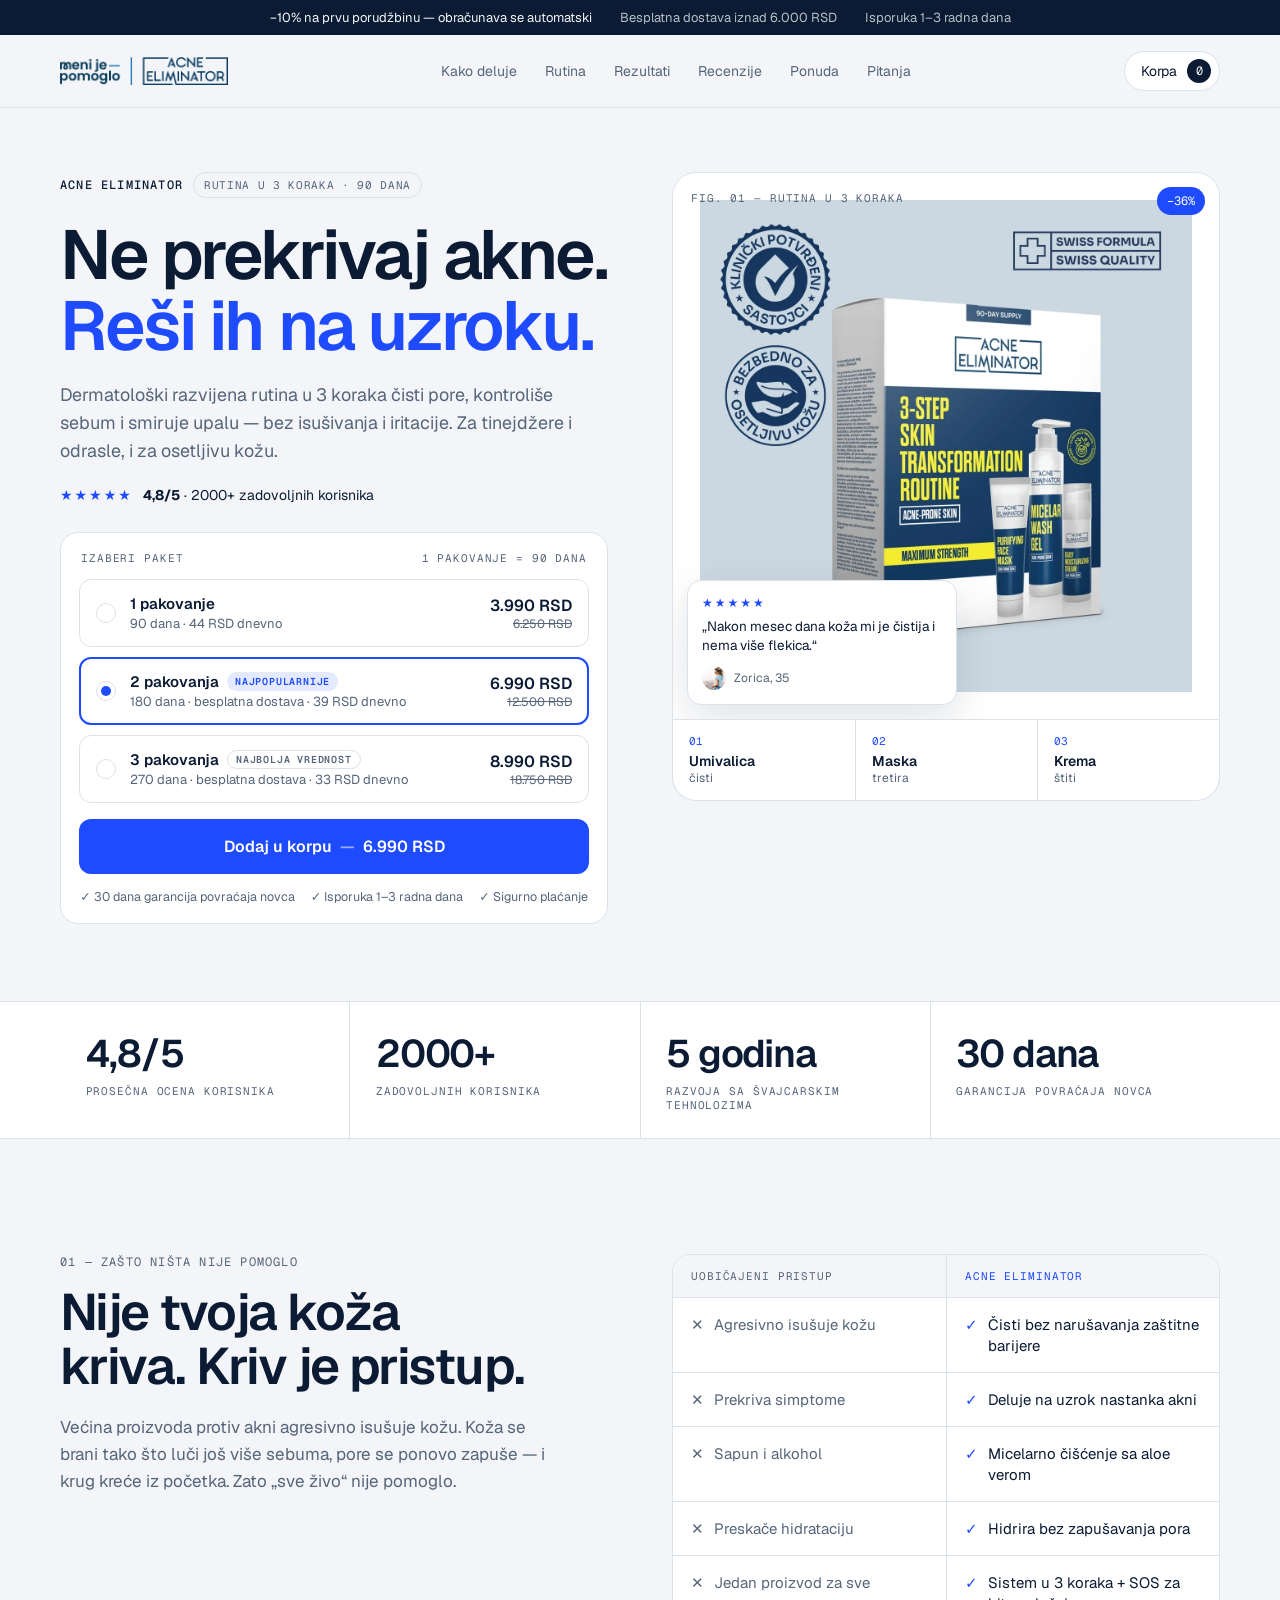
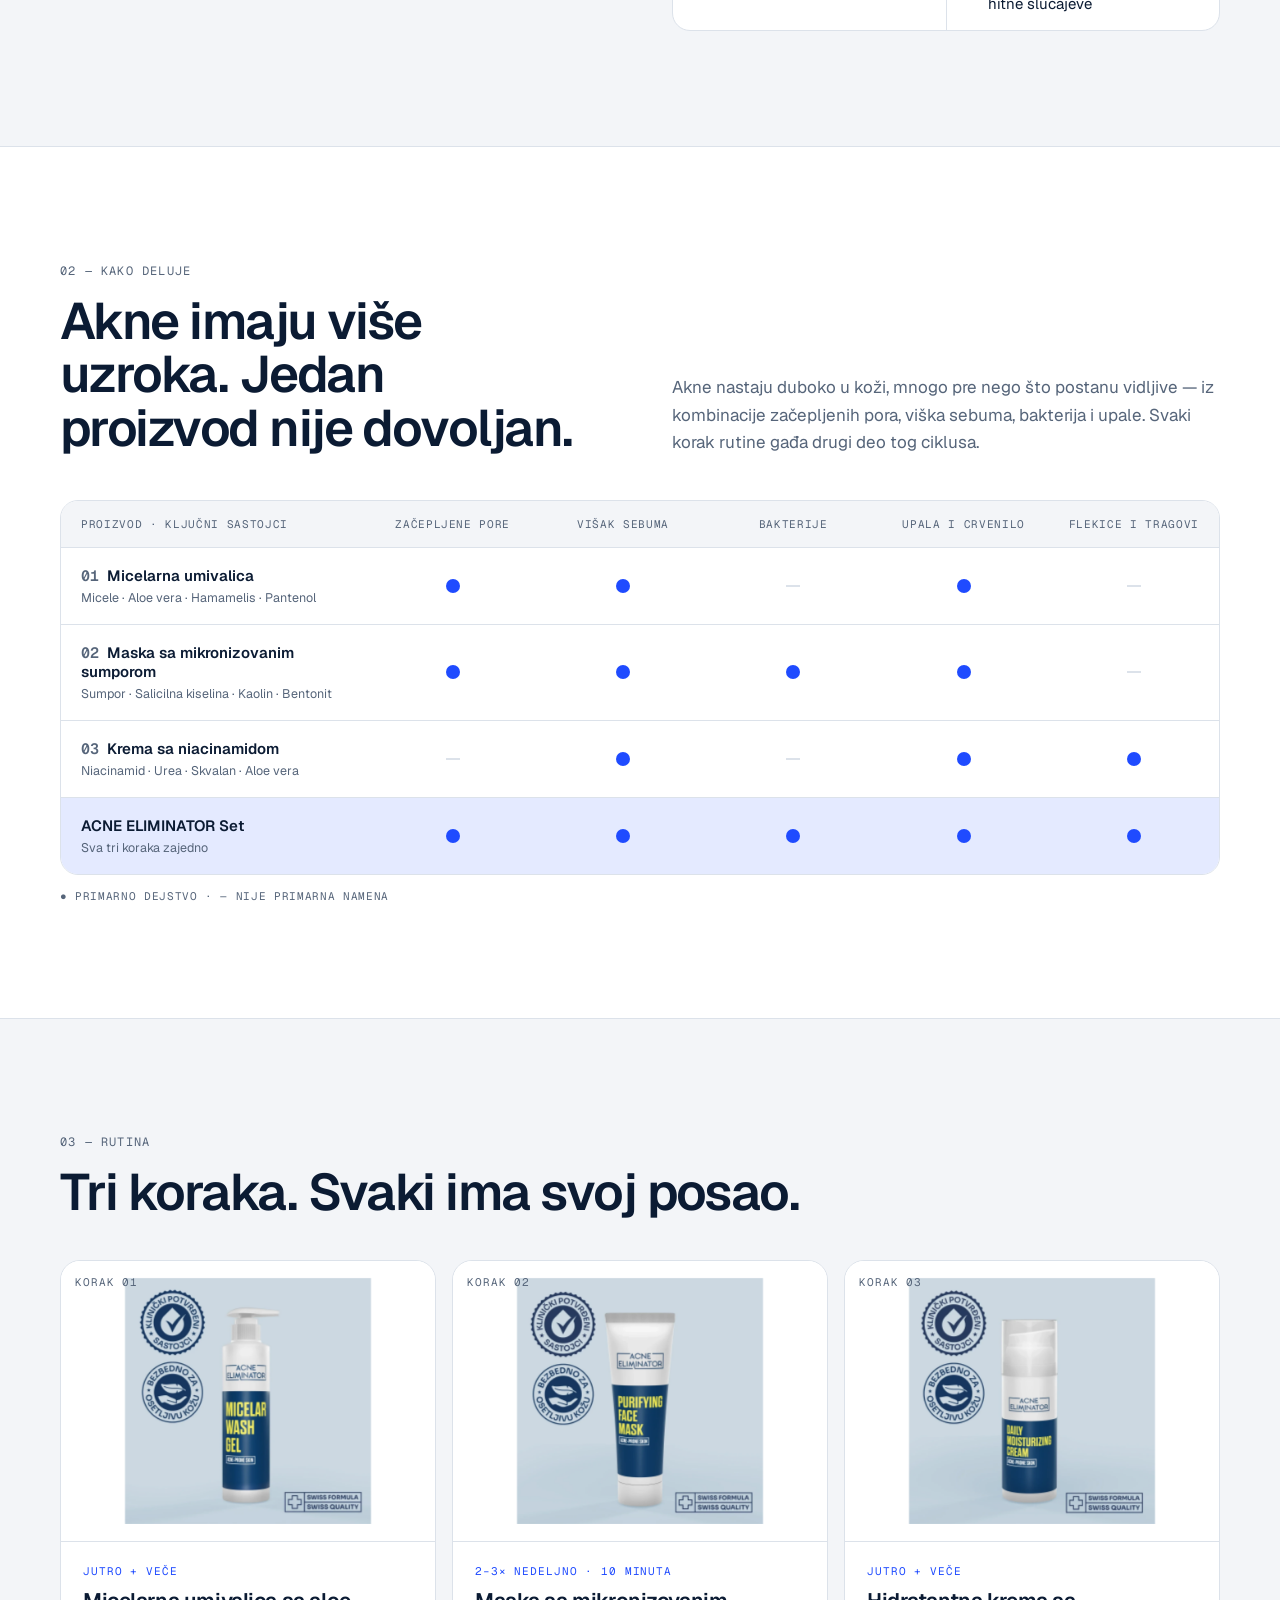
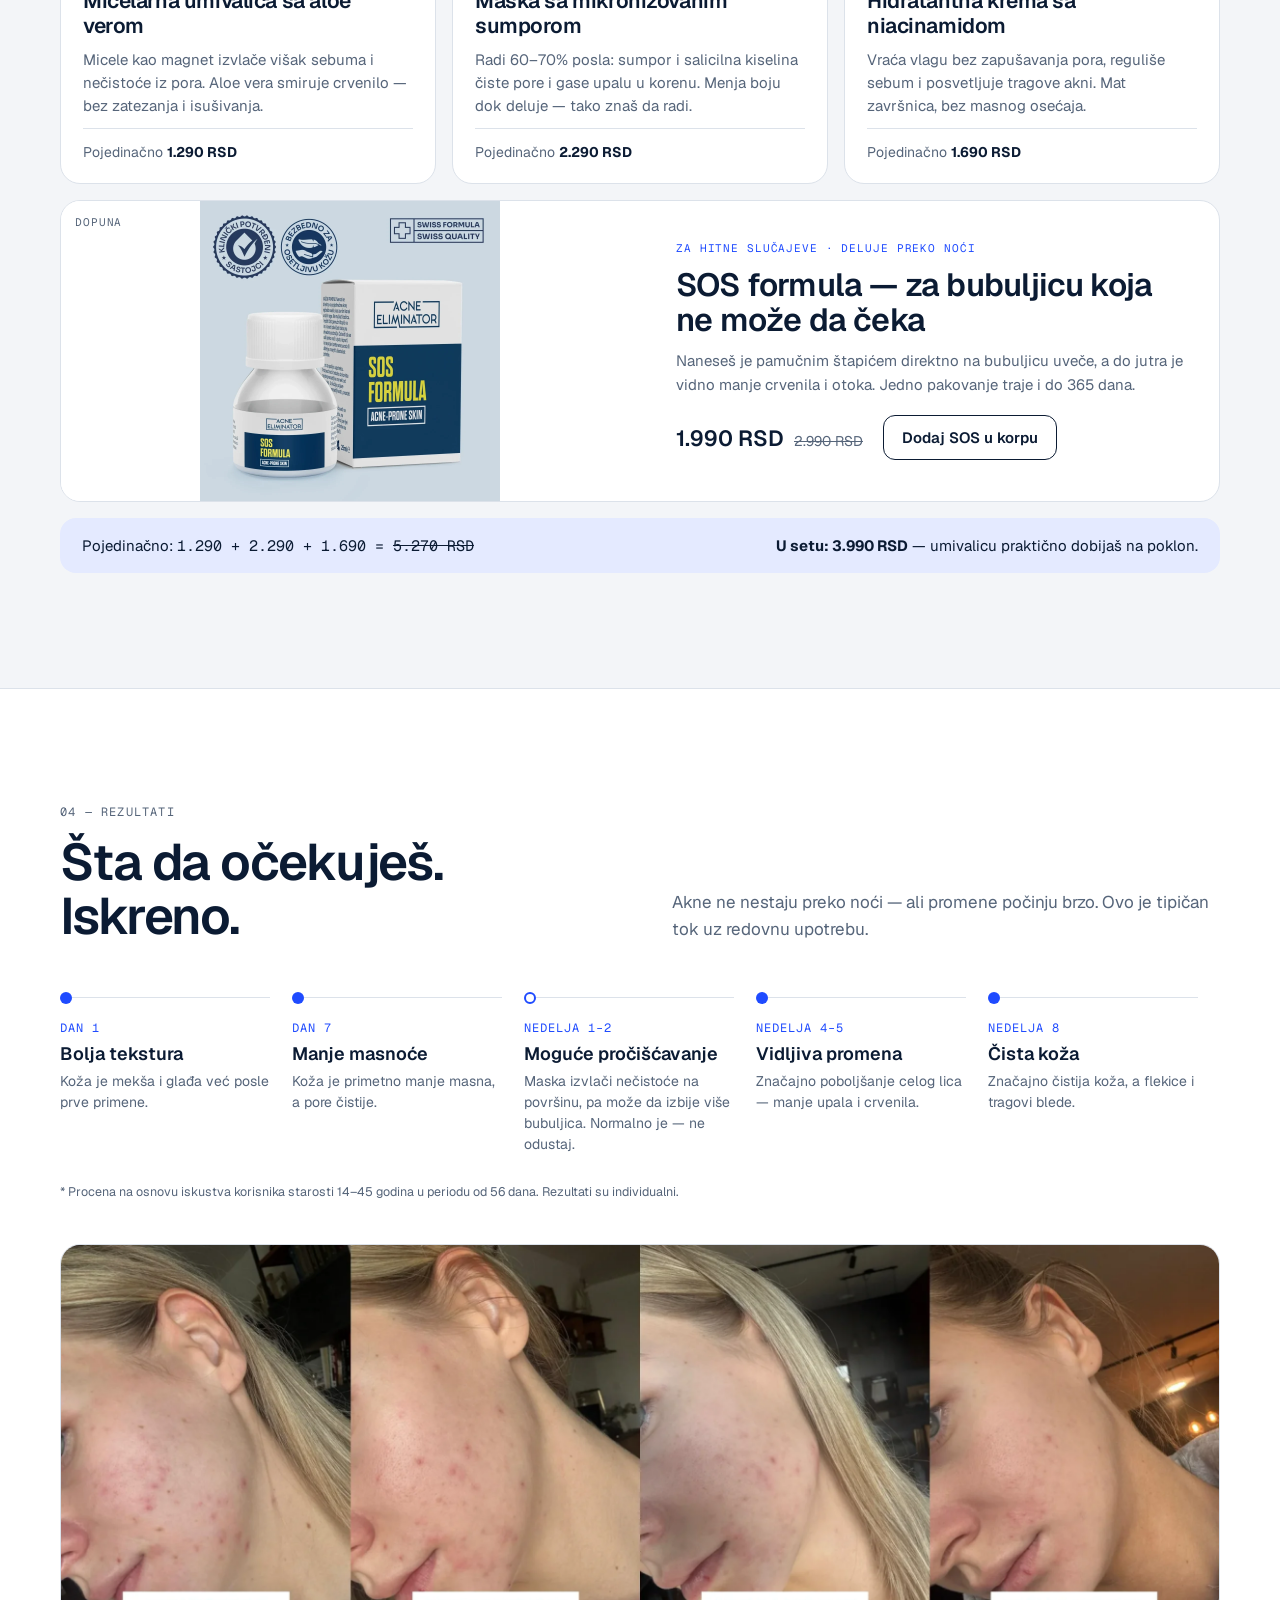
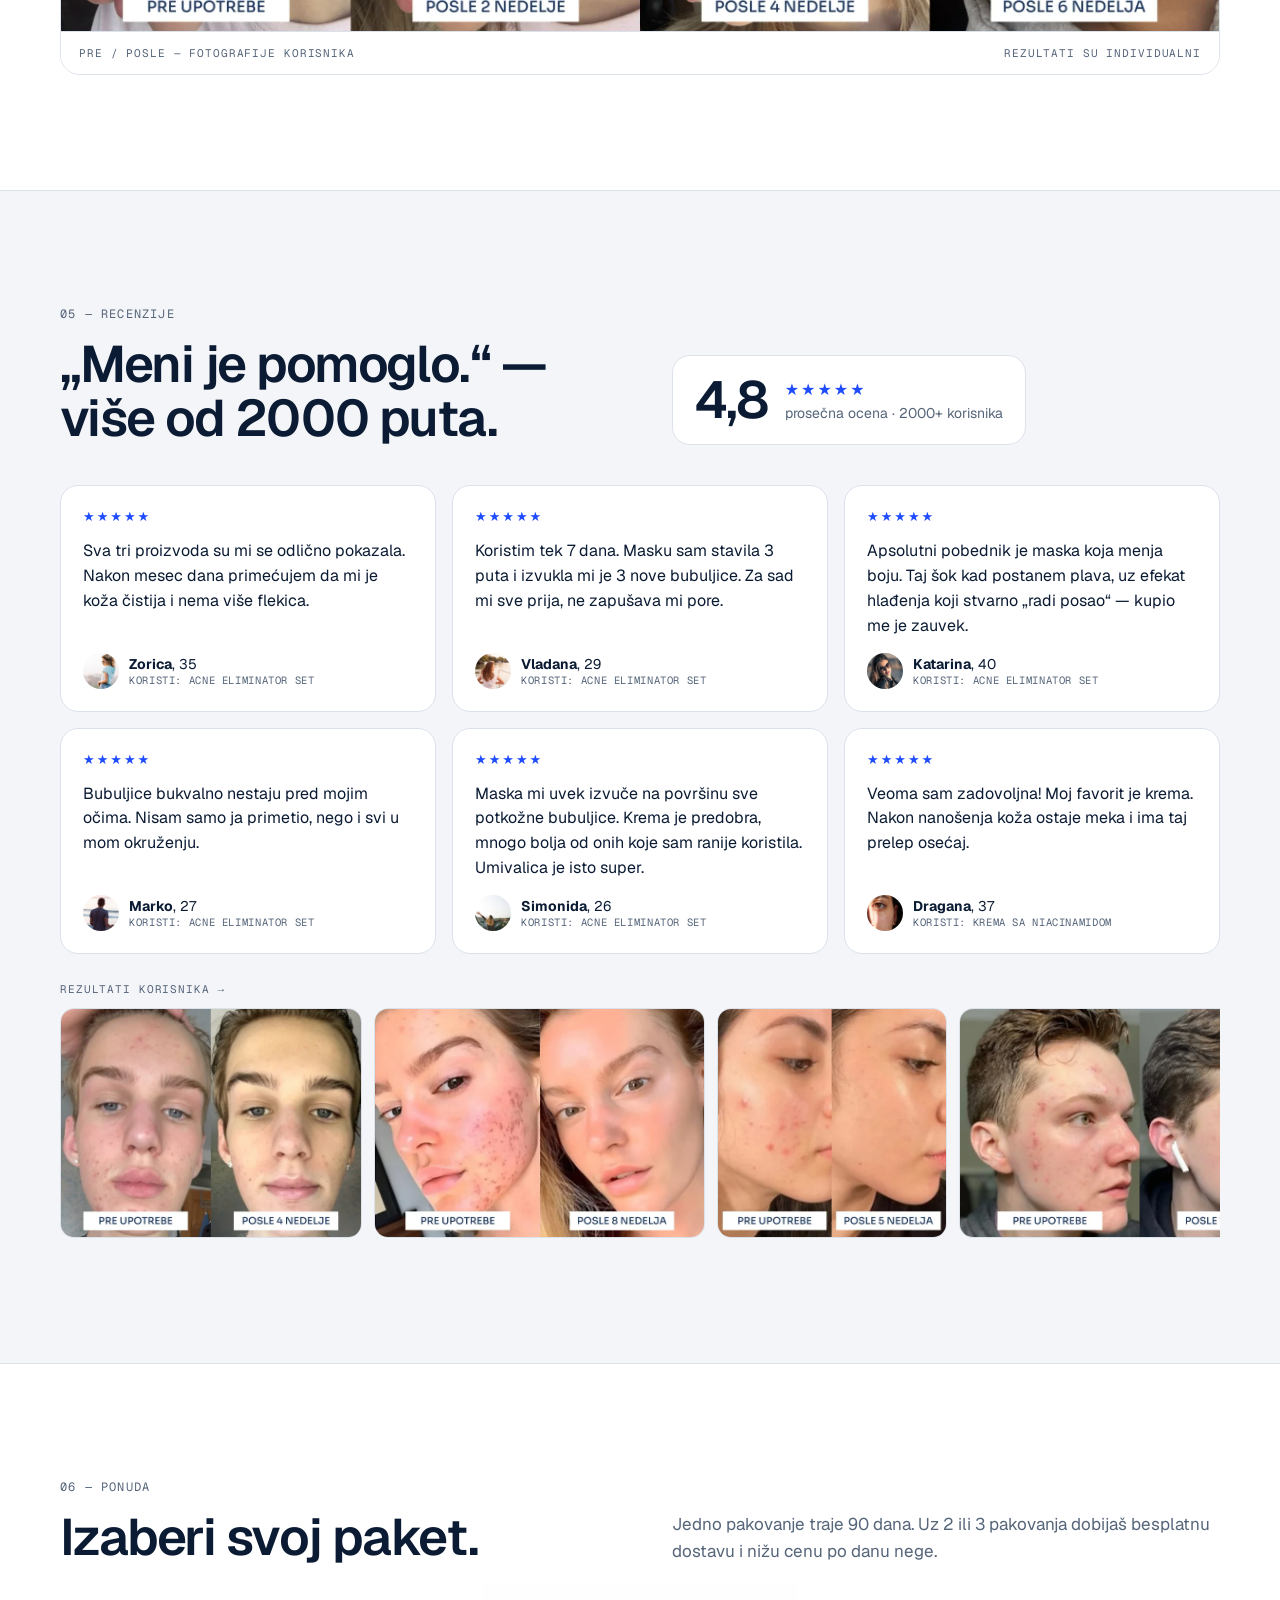
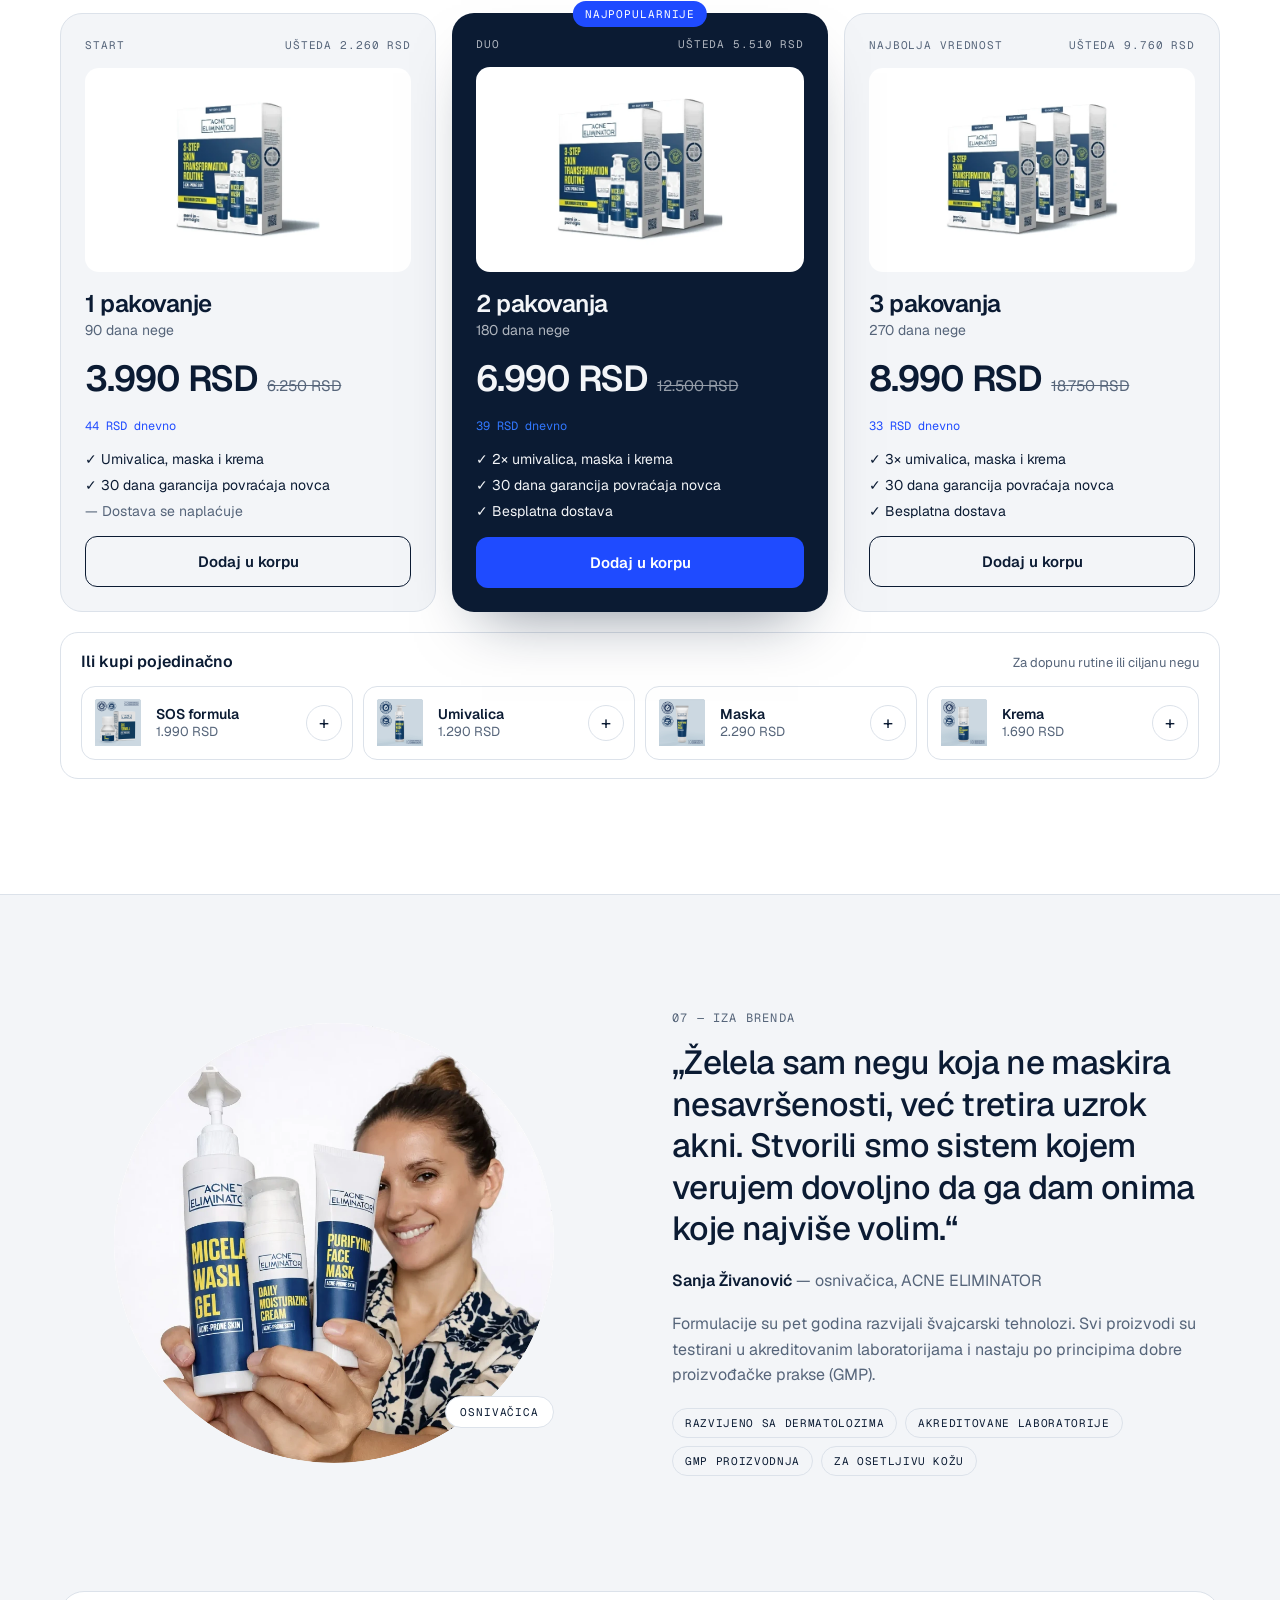
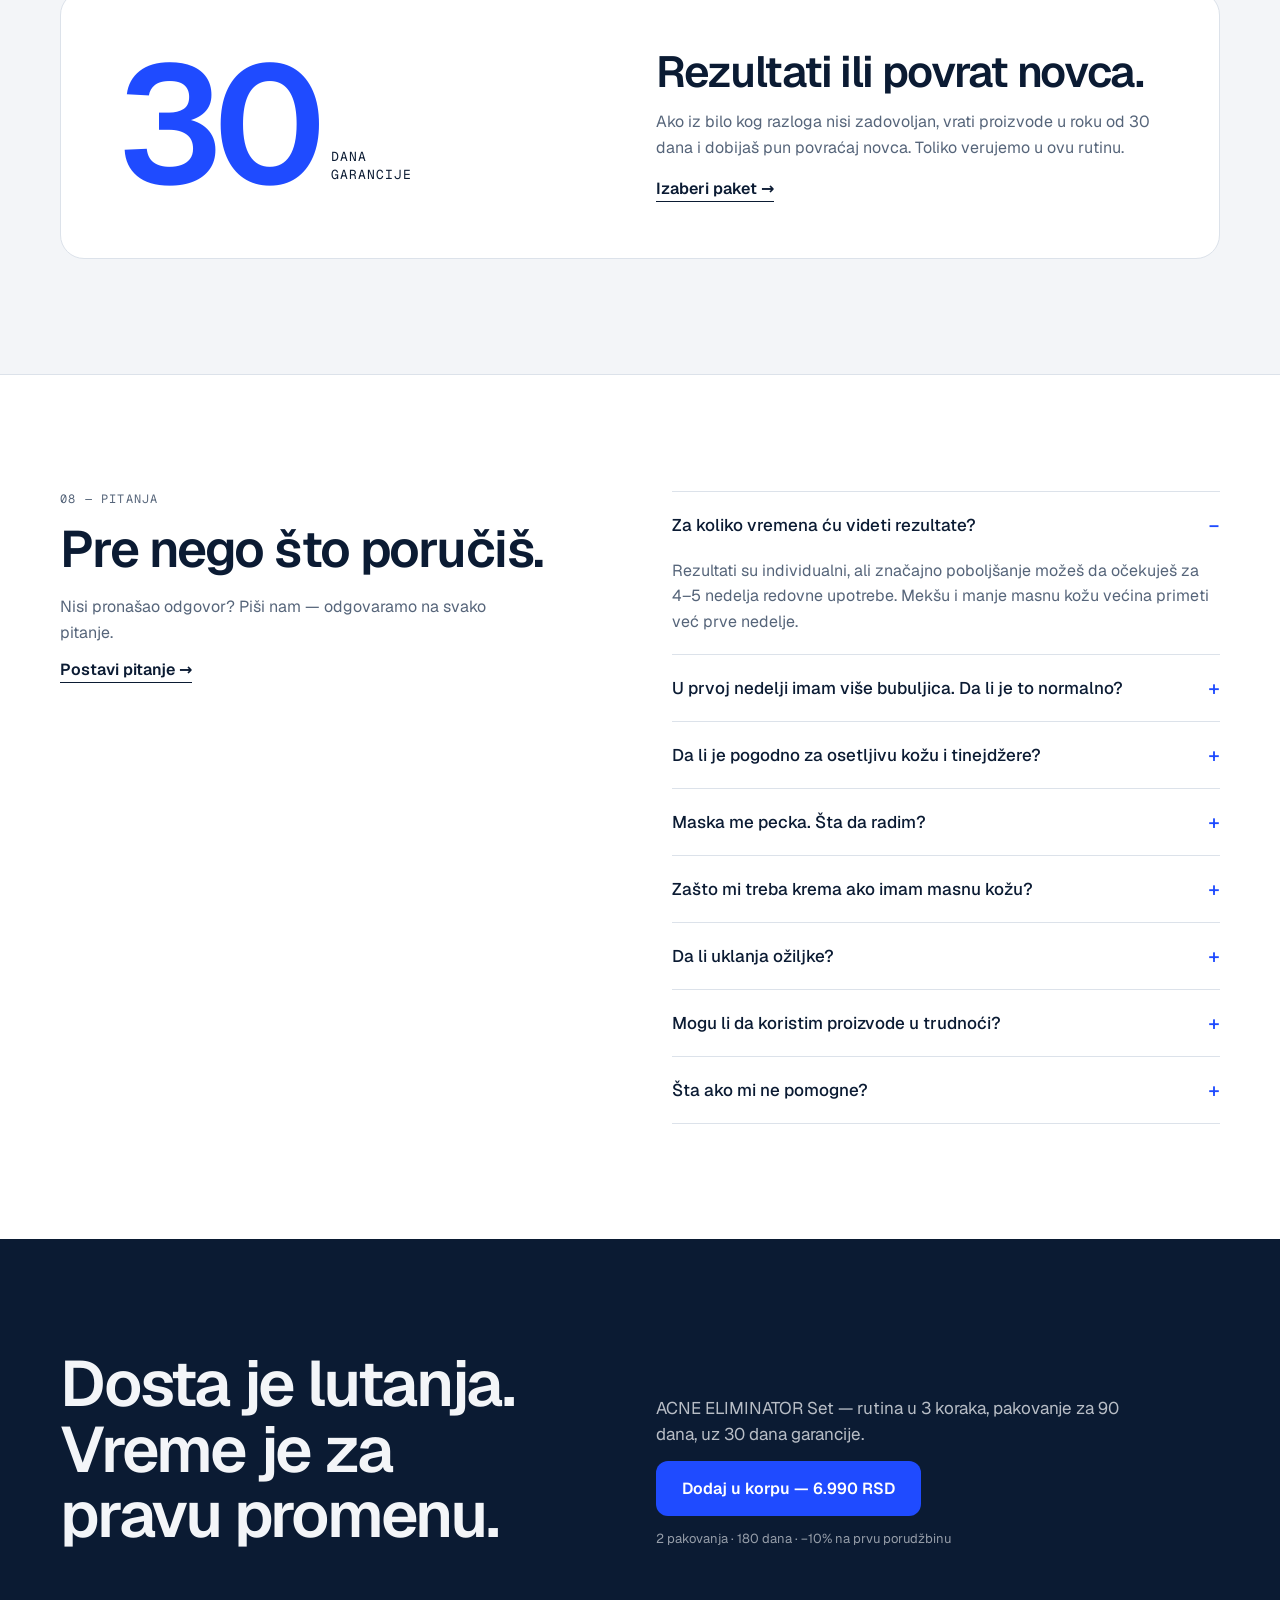
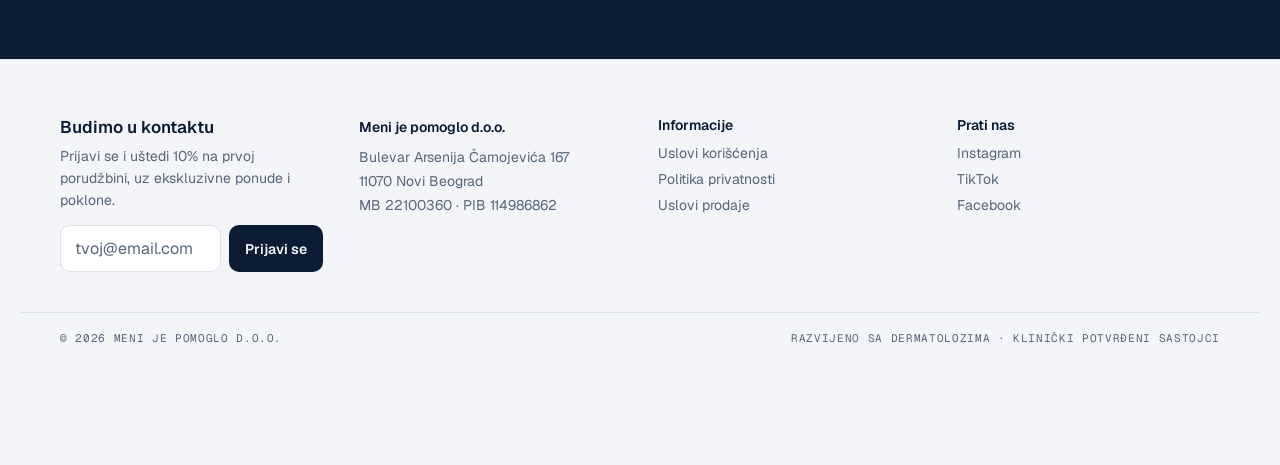
<file: index.html>
<!DOCTYPE html>
<html lang="sr-Latn" data-theme="plava">
<head>
<meta charset="utf-8">
<meta name="viewport" content="width=device-width, initial-scale=1, viewport-fit=cover">
<title>ACNE ELIMINATOR · Dermatološka rutina u 3 koraka protiv akni | Meni je pomoglo</title>
<meta name="description" content="Ne prekrivaj akne — reši ih na uzroku. Rutina u 3 koraka čisti pore, kontroliše sebum i smiruje upalu, bez isušivanja. Ocena 4,8 · 2000+ korisnika · 30 dana garancija.">
<meta name="theme-color" content="#F3F5F8">
<meta name="format-detection" content="telephone=no">

<link rel="icon" type="image/png" sizes="32x32" href="assets/img/ikonice/favicon-32.png">
<link rel="icon" type="image/png" sizes="192x192" href="assets/img/ikonice/favicon-192.png">
<link rel="apple-touch-icon" href="assets/img/ikonice/apple-touch-icon.png">

<!-- Open Graph / deljenje na mrežama. Posle objave zameni og:image apsolutnim URL-om (vidi README). -->
<meta property="og:type" content="website">
<meta property="og:locale" content="sr_RS">
<meta property="og:site_name" content="Meni je pomoglo">
<meta property="og:title" content="ACNE ELIMINATOR · Ne prekrivaj akne. Reši ih na uzroku.">
<meta property="og:description" content="Dermatološki razvijena rutina u 3 koraka. Ocena 4,8 · 2000+ zadovoljnih korisnika · 30 dana garancija povraćaja novca.">
<meta property="og:image" content="assets/img/og-image.jpg">
<meta property="og:image:width" content="1200">
<meta property="og:image:height" content="630">
<meta name="twitter:card" content="summary_large_image">

<link rel="preload" href="assets/fonts/geist-var-latin.woff2" as="font" type="font/woff2" crossorigin>
<link rel="preload" href="assets/fonts/geist-mono-var-latin.woff2" as="font" type="font/woff2" crossorigin>
<link rel="stylesheet" href="assets/css/styles.css">

<!-- Pregled drugih paleta: index.html?tema=zelena | crvena | ljubicasta | tamna -->
<script>(function(){try{var t=new URLSearchParams(location.search).get('tema');if(t)document.documentElement.setAttribute('data-theme',t)}catch(e){}})();</script>
<script src="assets/js/main.js" defer></script>

<script type="application/ld+json">
{"@context":"https://schema.org","@graph":[
{"@type":"Organization","name":"Meni je pomoglo d.o.o.","url":"https://www.menijepomoglo.rs/","email":"info@menijepomoglo.rs","address":{"@type":"PostalAddress","streetAddress":"Bulevar Arsenija Čarnojevića 167","postalCode":"11070","addressLocality":"Novi Beograd","addressCountry":"RS"},"sameAs":["https://www.instagram.com/menijepomoglo.rs/","https://www.tiktok.com/@menijepomoglo.rs","https://www.facebook.com/people/menijepomoglors/61570671023317/"]},
{"@type":"Product","name":"ACNE ELIMINATOR Set","description":"Rutina u 3 koraka protiv akni: micelarna umivalica, maska sa sumporom i krema sa niacinamidom.","brand":{"@type":"Brand","name":"ACNE ELIMINATOR"},"offers":{"@type":"AggregateOffer","priceCurrency":"RSD","lowPrice":"3990","highPrice":"8990","offerCount":"3"}}
]}
</script>
</head>
<body>
<a class="skip-link" href="#sadrzaj">Preskoči na sadržaj</a>

<div id="top" style="background:var(--b,#F3F5F8);color:var(--i,#0B1B33);min-height:100vh">

<div style="background:var(--i,#0B1B33);color:var(--b,#F3F5F8);font-size:13px">
<div style="max-width:1240px;margin:0 auto;padding:9px var(--g,clamp(18px,4vw,40px));display:flex;flex-wrap:wrap;justify-content:center;gap:4px 28px;text-align:center">
<span>−10% na prvu porudžbinu — obračunava se automatski</span><span style="opacity:.75">Besplatna dostava iznad 6.000 RSD</span><span style="opacity:.75">Isporuka 1–3 radna dana</span>
</div>
</div>

<header style="border-bottom:1px solid var(--l,#DCE2EA)">
<div style="max-width:1240px;margin:0 auto;padding:16px var(--g,clamp(18px,4vw,40px));display:flex;align-items:center;gap:20px">
<a href="#top" style="display:flex;align-items:center;flex:none">
<img src="assets/img/logo.webp" alt="Meni je pomoglo · ACNE ELIMINATOR" style="height:28px;width:auto;display:var(--ld,block)" width="700" height="117">
<img src="assets/img/logo-negativ.webp" alt="Meni je pomoglo" style="height:36px;width:auto;display:var(--ln,none)" width="400" height="178">
</a>
<nav style="flex:1 1 0;min-width:0;height:20px;line-height:20px;overflow:hidden;display:flex;flex-wrap:wrap;justify-content:center;gap:0 28px;font-size:14px;color:var(--m,#56657A)" aria-label="Glavna navigacija" data-nav>
<a href="#mehanizam">Kako deluje</a><a href="#rutina">Rutina</a><a href="#rezultati">Rezultati</a><a href="#recenzije">Recenzije</a><a href="#ponuda">Ponuda</a><a href="#pitanja">Pitanja</a>
</nav>
<button style="flex:none;display:flex;align-items:center;gap:10px;background:var(--s,#FFFFFF);border:1px solid var(--l,#DCE2EA);border-radius:999px;padding:7px 8px 7px 16px;font-size:14px;color:var(--i,#0B1B33);cursor:pointer" data-act="openCart" type="button" aria-haspopup="dialog" aria-controls="korpa" aria-label="Korpa, prazna">Korpa<span style="min-width:24px;height:24px;border-radius:999px;background:var(--i,#0B1B33);color:var(--b,#F3F5F8);font-family:'Geist Mono',monospace;font-size:12px;display:grid;place-items:center;padding:0 6px" data-bind="cartCount">0</span></button>
</div>
</header><main id="sadrzaj">

<section style="max-width:1240px;margin:0 auto;padding:clamp(28px,5vw,64px) var(--g,clamp(18px,4vw,40px)) clamp(48px,6vw,88px);display:grid;grid-template-columns:repeat(auto-fit,minmax(min(100%,440px),1fr));gap:clamp(32px,5vw,72px);align-items:start" data-hero>
<div>
<div style="display:flex;flex-wrap:wrap;align-items:center;gap:10px;margin-bottom:22px">
<span style="font-family:'Geist Mono',monospace;font-size:12px;letter-spacing:.1em;text-transform:uppercase;font-weight:500">ACNE ELIMINATOR</span>
<span style="font-family:'Geist Mono',monospace;font-size:11px;letter-spacing:.06em;text-transform:uppercase;padding:5px 10px;border:1px solid var(--l,#DCE2EA);border-radius:999px;color:var(--m,#56657A)">Rutina u 3 koraka · 90 dana</span>
</div>
<h1 style="margin:0;font-size:clamp(40px,5.4vw,74px);line-height:1.02;letter-spacing:-.035em;font-weight:600;text-wrap:balance">Ne prekrivaj akne. <span style="color:var(--a,#1F4BFF)">Reši ih na uzroku.</span></h1>
<p style="margin:20px 0 0;font-size:clamp(16px,1.4vw,19px);line-height:1.55;color:var(--m,#56657A);max-width:52ch;text-wrap:pretty">Dermatološki razvijena rutina u 3 koraka čisti pore, kontroliše sebum i smiruje upalu — bez isušivanja i iritacije. Za tinejdžere i odrasle, i za osetljivu kožu.</p>
<a href="#recenzije" style="display:flex;flex-wrap:wrap;align-items:center;gap:10px;margin-top:22px;font-size:14px;width:fit-content"><span style="color:var(--a,#1F4BFF);letter-spacing:2px">★★★★★</span><span><b>4,8/5</b> · 2000+ zadovoljnih korisnika</span></a>

<div style="margin-top:28px;background:var(--s,#FFFFFF);border:1px solid var(--l,#DCE2EA);border-radius:18px;padding:18px;display:grid;gap:10px">
<div style="display:flex;justify-content:space-between;flex-wrap:wrap;gap:6px;font-family:'Geist Mono',monospace;font-size:11px;letter-spacing:.08em;text-transform:uppercase;color:var(--m,#56657A);padding:0 2px 4px"><span>Izaberi paket</span><span>1 pakovanje = 90 dana</span></div>

<div role="radiogroup" aria-label="Izaberi paket" style="display:grid;gap:10px"><div style="position:relative;display:grid;grid-template-columns:20px 1fr auto;gap:14px;align-items:center;padding:14px 16px;border:1px solid var(--l,#DCE2EA);border-radius:12px;cursor:pointer" data-act="pick.b1" role="radio" aria-checked="false" tabindex="-1">
<span style="width:20px;height:20px;border-radius:50%;border:1.5px solid var(--l,#DCE2EA);display:grid;place-items:center"><span style="width:10px;height:10px;border-radius:50%;background:var(--a,#1F4BFF)" data-if="sel.b1" hidden></span></span>
<div><div style="font-weight:600;font-size:15px">1 pakovanje</div><div style="font-size:13px;color:var(--m,#56657A);margin-top:2px">90 dana · 44 RSD dnevno</div></div>
<div style="text-align:right"><div style="font-weight:600;font-size:16px">3.990 RSD</div><div style="font-size:12px;color:var(--m,#56657A);text-decoration:line-through">6.250 RSD</div></div>
<span style="position:absolute;inset:-1px;border:2px solid var(--a,#1F4BFF);border-radius:12px;pointer-events:none" data-if="sel.b1" hidden></span>
</div><div style="position:relative;display:grid;grid-template-columns:20px 1fr auto;gap:14px;align-items:center;padding:14px 16px;border:1px solid var(--l,#DCE2EA);border-radius:12px;cursor:pointer" data-act="pick.b2" role="radio" aria-checked="true" tabindex="0">
<span style="width:20px;height:20px;border-radius:50%;border:1.5px solid var(--l,#DCE2EA);display:grid;place-items:center"><span style="width:10px;height:10px;border-radius:50%;background:var(--a,#1F4BFF)" data-if="sel.b2"></span></span>
<div><div style="font-weight:600;font-size:15px;display:flex;flex-wrap:wrap;align-items:center;gap:8px">2 pakovanja<span style="font-family:'Geist Mono',monospace;font-size:10px;letter-spacing:.08em;text-transform:uppercase;background:var(--t,#E4EAFF);color:var(--a,#1F4BFF);padding:3px 8px;border-radius:999px">Najpopularnije</span></div><div style="font-size:13px;color:var(--m,#56657A);margin-top:2px">180 dana · besplatna dostava · 39 RSD dnevno</div></div>
<div style="text-align:right"><div style="font-weight:600;font-size:16px">6.990 RSD</div><div style="font-size:12px;color:var(--m,#56657A);text-decoration:line-through">12.500 RSD</div></div>
<span style="position:absolute;inset:-1px;border:2px solid var(--a,#1F4BFF);border-radius:12px;pointer-events:none" data-if="sel.b2"></span>
</div><div style="position:relative;display:grid;grid-template-columns:20px 1fr auto;gap:14px;align-items:center;padding:14px 16px;border:1px solid var(--l,#DCE2EA);border-radius:12px;cursor:pointer" data-act="pick.b3" role="radio" aria-checked="false" tabindex="-1">
<span style="width:20px;height:20px;border-radius:50%;border:1.5px solid var(--l,#DCE2EA);display:grid;place-items:center"><span style="width:10px;height:10px;border-radius:50%;background:var(--a,#1F4BFF)" data-if="sel.b3" hidden></span></span>
<div><div style="font-weight:600;font-size:15px;display:flex;flex-wrap:wrap;align-items:center;gap:8px">3 pakovanja<span style="font-family:'Geist Mono',monospace;font-size:10px;letter-spacing:.08em;text-transform:uppercase;border:1px solid var(--l,#DCE2EA);color:var(--m,#56657A);padding:2px 8px;border-radius:999px">Najbolja vrednost</span></div><div style="font-size:13px;color:var(--m,#56657A);margin-top:2px">270 dana · besplatna dostava · 33 RSD dnevno</div></div>
<div style="text-align:right"><div style="font-weight:600;font-size:16px">8.990 RSD</div><div style="font-size:12px;color:var(--m,#56657A);text-decoration:line-through">18.750 RSD</div></div>
<span style="position:absolute;inset:-1px;border:2px solid var(--a,#1F4BFF);border-radius:12px;pointer-events:none" data-if="sel.b3" hidden></span>
</div></div>

<button style="margin-top:6px;width:100%;border:0;cursor:pointer;background:var(--a,#1F4BFF);color:var(--ai,#FFFFFF);font-size:16px;font-weight:600;padding:17px 20px;border-radius:12px;display:flex;justify-content:center;flex-wrap:wrap;gap:8px" class="hv1" data-act="addBundle" type="button">Dodaj u korpu <span style="opacity:.55">—</span> <span data-bind="bundlePrice">6.990 RSD</span></button>
<div style="display:flex;flex-wrap:wrap;gap:4px 16px;justify-content:center;font-size:12.5px;color:var(--m,#56657A);padding-top:4px"><span>✓ 30 dana garancija povraćaja novca</span><span>✓ Isporuka 1–3 radna dana</span><span>✓ Sigurno plaćanje</span></div>
</div>
</div>

<div style="position:sticky;top:24px">
<div style="position:relative;background:var(--p,#FFFFFF);border:1px solid var(--l,#DCE2EA);border-radius:24px 24px 0 0;aspect-ratio:1/1;display:grid;place-items:center;overflow:hidden">
<img src="assets/img/proizvodi/set.webp" alt="ACNE ELIMINATOR Set — umivalica, maska i krema" style="width:90%;height:90%;object-fit:contain;mix-blend-mode:multiply" width="1200" height="1200" fetchpriority="high">
<span style="position:absolute;top:18px;left:18px;font-family:'Geist Mono',monospace;font-size:11px;letter-spacing:.08em;text-transform:uppercase;color:#56657A">Fig. 01 — Rutina u 3 koraka</span>
<span style="position:absolute;top:14px;right:14px;background:var(--a,#1F4BFF);color:var(--ai,#FFFFFF);font-family:'Geist Mono',monospace;font-size:12px;padding:6px 10px;border-radius:999px">−36%</span>
<div style="position:absolute;left:14px;bottom:14px;max-width:min(270px,70%);background:var(--s,#FFFFFF);color:var(--i,#0B1B33);border:1px solid var(--l,#DCE2EA);border-radius:14px;padding:14px;box-shadow:0 14px 40px rgba(11,27,51,.12)">
<div style="color:var(--a,#1F4BFF);font-size:12px;letter-spacing:2px">★★★★★</div>
<p style="margin:6px 0 10px;font-size:13.5px;line-height:1.45">„Nakon mesec dana koža mi je čistija i nema više flekica.“</p>
<div style="display:flex;align-items:center;gap:8px;font-size:12px;color:var(--m,#56657A)"><img src="assets/img/avatari/zorica.jpg" alt="" style="width:24px;height:24px;border-radius:50%;object-fit:cover" width="160" height="161">Zorica, 35</div>
</div>
</div>
<div style="display:grid;grid-template-columns:repeat(3,1fr);border:1px solid var(--l,#DCE2EA);border-top:0;border-radius:0 0 24px 24px;background:var(--s,#FFFFFF)">
<div style="padding:14px 16px"><div style="font-family:'Geist Mono',monospace;font-size:11px;color:var(--a,#1F4BFF)">01</div><div style="font-weight:600;font-size:14px;margin-top:4px">Umivalica</div><div style="font-size:12px;color:var(--m,#56657A)">čisti</div></div>
<div style="padding:14px 16px;border-left:1px solid var(--l,#DCE2EA)"><div style="font-family:'Geist Mono',monospace;font-size:11px;color:var(--a,#1F4BFF)">02</div><div style="font-weight:600;font-size:14px;margin-top:4px">Maska</div><div style="font-size:12px;color:var(--m,#56657A)">tretira</div></div>
<div style="padding:14px 16px;border-left:1px solid var(--l,#DCE2EA)"><div style="font-family:'Geist Mono',monospace;font-size:11px;color:var(--a,#1F4BFF)">03</div><div style="font-weight:600;font-size:14px;margin-top:4px">Krema</div><div style="font-size:12px;color:var(--m,#56657A)">štiti</div></div>
</div>
</div>
</section>

<section style="border-top:1px solid var(--l,#DCE2EA);border-bottom:1px solid var(--l,#DCE2EA);background:var(--s,#FFFFFF)">
<div style="max-width:1240px;margin:0 auto;padding:0 var(--g,clamp(18px,4vw,40px))">
<div style="display:grid;grid-template-columns:repeat(auto-fit,minmax(min(100%,210px),1fr));gap:1px;background:var(--l,#DCE2EA)">
<div style="background:var(--s,#FFFFFF);padding:26px clamp(14px,2vw,28px)"><div style="font-size:clamp(28px,3vw,40px);font-weight:600;letter-spacing:-.03em">4,8/5</div><div style="font-family:'Geist Mono',monospace;font-size:11px;letter-spacing:.08em;text-transform:uppercase;color:var(--m,#56657A);margin-top:6px">Prosečna ocena korisnika</div></div>
<div style="background:var(--s,#FFFFFF);padding:26px clamp(14px,2vw,28px)"><div style="font-size:clamp(28px,3vw,40px);font-weight:600;letter-spacing:-.03em">2000+</div><div style="font-family:'Geist Mono',monospace;font-size:11px;letter-spacing:.08em;text-transform:uppercase;color:var(--m,#56657A);margin-top:6px">Zadovoljnih korisnika</div></div>
<div style="background:var(--s,#FFFFFF);padding:26px clamp(14px,2vw,28px)"><div style="font-size:clamp(28px,3vw,40px);font-weight:600;letter-spacing:-.03em">5 godina</div><div style="font-family:'Geist Mono',monospace;font-size:11px;letter-spacing:.08em;text-transform:uppercase;color:var(--m,#56657A);margin-top:6px">Razvoja sa švajcarskim tehnolozima</div></div>
<div style="background:var(--s,#FFFFFF);padding:26px clamp(14px,2vw,28px)"><div style="font-size:clamp(28px,3vw,40px);font-weight:600;letter-spacing:-.03em">30 dana</div><div style="font-family:'Geist Mono',monospace;font-size:11px;letter-spacing:.08em;text-transform:uppercase;color:var(--m,#56657A);margin-top:6px">Garancija povraćaja novca</div></div>
</div>
</div>
</section>

<section style="max-width:1240px;margin:0 auto;padding:clamp(64px,9vw,120px) var(--g,clamp(18px,4vw,40px));display:grid;grid-template-columns:repeat(auto-fit,minmax(min(100%,400px),1fr));gap:clamp(32px,5vw,80px)">
<div>
<div style="font-family:'Geist Mono',monospace;font-size:12px;letter-spacing:.1em;text-transform:uppercase;color:var(--m,#56657A)">01 — Zašto ništa nije pomoglo</div>
<h2 style="margin:16px 0 0;font-size:clamp(32px,4vw,54px);line-height:1.05;letter-spacing:-.03em;font-weight:600;text-wrap:balance">Nije tvoja koža kriva. Kriv je pristup.</h2>
<p style="margin:20px 0 0;font-size:17px;line-height:1.6;color:var(--m,#56657A);max-width:46ch;text-wrap:pretty">Većina proizvoda protiv akni agresivno isušuje kožu. Koža se brani tako što luči još više sebuma, pore se ponovo zapuše — i krug kreće iz početka. Zato „sve živo“ nije pomoglo.</p>
</div>
<div style="border:1px solid var(--l,#DCE2EA);border-radius:18px;overflow:hidden;background:var(--s,#FFFFFF);align-self:start">
<div style="display:grid;grid-template-columns:1fr 1fr;background:var(--b,#F3F5F8);font-family:'Geist Mono',monospace;font-size:11px;letter-spacing:.08em;text-transform:uppercase"><div style="padding:14px 18px;color:var(--m,#56657A)">Uobičajeni pristup</div><div style="padding:14px 18px;border-left:1px solid var(--l,#DCE2EA);color:var(--a,#1F4BFF)">ACNE ELIMINATOR</div></div>
<div style="display:grid;grid-template-columns:1fr 1fr;border-top:1px solid var(--l,#DCE2EA);font-size:15px;line-height:1.4"><div style="padding:16px 18px;color:var(--m,#56657A);display:flex;gap:10px"><span style="flex:none">✕</span>Agresivno isušuje kožu</div><div style="padding:16px 18px;border-left:1px solid var(--l,#DCE2EA);display:flex;gap:10px"><span style="flex:none;color:var(--a,#1F4BFF)">✓</span>Čisti bez narušavanja zaštitne barijere</div></div>
<div style="display:grid;grid-template-columns:1fr 1fr;border-top:1px solid var(--l,#DCE2EA);font-size:15px;line-height:1.4"><div style="padding:16px 18px;color:var(--m,#56657A);display:flex;gap:10px"><span style="flex:none">✕</span>Prekriva simptome</div><div style="padding:16px 18px;border-left:1px solid var(--l,#DCE2EA);display:flex;gap:10px"><span style="flex:none;color:var(--a,#1F4BFF)">✓</span>Deluje na uzrok nastanka akni</div></div>
<div style="display:grid;grid-template-columns:1fr 1fr;border-top:1px solid var(--l,#DCE2EA);font-size:15px;line-height:1.4"><div style="padding:16px 18px;color:var(--m,#56657A);display:flex;gap:10px"><span style="flex:none">✕</span>Sapun i alkohol</div><div style="padding:16px 18px;border-left:1px solid var(--l,#DCE2EA);display:flex;gap:10px"><span style="flex:none;color:var(--a,#1F4BFF)">✓</span>Micelarno čišćenje sa aloe verom</div></div>
<div style="display:grid;grid-template-columns:1fr 1fr;border-top:1px solid var(--l,#DCE2EA);font-size:15px;line-height:1.4"><div style="padding:16px 18px;color:var(--m,#56657A);display:flex;gap:10px"><span style="flex:none">✕</span>Preskače hidrataciju</div><div style="padding:16px 18px;border-left:1px solid var(--l,#DCE2EA);display:flex;gap:10px"><span style="flex:none;color:var(--a,#1F4BFF)">✓</span>Hidrira bez zapušavanja pora</div></div>
<div style="display:grid;grid-template-columns:1fr 1fr;border-top:1px solid var(--l,#DCE2EA);font-size:15px;line-height:1.4"><div style="padding:16px 18px;color:var(--m,#56657A);display:flex;gap:10px"><span style="flex:none">✕</span>Jedan proizvod za sve</div><div style="padding:16px 18px;border-left:1px solid var(--l,#DCE2EA);display:flex;gap:10px"><span style="flex:none;color:var(--a,#1F4BFF)">✓</span>Sistem u 3 koraka + SOS za hitne slučajeve</div></div>
</div>
</section>

<section id="mehanizam" style="scroll-margin-top:16px;background:var(--s,#FFFFFF);border-top:1px solid var(--l,#DCE2EA);border-bottom:1px solid var(--l,#DCE2EA)">
<div style="max-width:1240px;margin:0 auto;padding:clamp(64px,9vw,120px) var(--g,clamp(18px,4vw,40px))">
<div style="display:grid;grid-template-columns:repeat(auto-fit,minmax(min(100%,400px),1fr));gap:20px clamp(32px,5vw,80px);align-items:end">
<div>
<div style="font-family:'Geist Mono',monospace;font-size:12px;letter-spacing:.1em;text-transform:uppercase;color:var(--m,#56657A)">02 — Kako deluje</div>
<h2 style="margin:16px 0 0;font-size:clamp(32px,4vw,54px);line-height:1.05;letter-spacing:-.03em;font-weight:600;text-wrap:balance">Akne imaju više uzroka. Jedan proizvod nije dovoljan.</h2>
</div>
<p style="margin:0;font-size:17px;line-height:1.6;color:var(--m,#56657A);max-width:50ch;text-wrap:pretty">Akne nastaju duboko u koži, mnogo pre nego što postanu vidljive — iz kombinacije začepljenih pora, viška sebuma, bakterija i upale. Svaki korak rutine gađa drugi deo tog ciklusa.</p>
</div>
<div style="margin-top:44px;overflow-x:auto;border:1px solid var(--l,#DCE2EA);border-radius:18px">
<div style="min-width:780px">
<div style="display:grid;grid-template-columns:minmax(250px,1.8fr) repeat(5,minmax(96px,1fr));background:var(--b,#F3F5F8);font-family:'Geist Mono',monospace;font-size:11px;letter-spacing:.06em;text-transform:uppercase;color:var(--m,#56657A);align-items:end">
<div style="padding:16px 20px">Proizvod · ključni sastojci</div><div style="padding:16px 10px;text-align:center">Začepljene pore</div><div style="padding:16px 10px;text-align:center">Višak sebuma</div><div style="padding:16px 10px;text-align:center">Bakterije</div><div style="padding:16px 10px;text-align:center">Upala i crvenilo</div><div style="padding:16px 10px;text-align:center">Flekice i tragovi</div>
</div>
<div style="display:grid;grid-template-columns:minmax(250px,1.8fr) repeat(5,minmax(96px,1fr));border-top:1px solid var(--l,#DCE2EA);align-items:center">
<div style="padding:18px 20px"><div style="font-weight:600;font-size:15px"><span style="font-family:'Geist Mono',monospace;color:var(--m,#56657A);margin-right:8px">01</span>Micelarna umivalica</div><div style="font-size:12.5px;color:var(--m,#56657A);margin-top:4px">Micele · Aloe vera · Hamamelis · Pantenol</div></div>
<div style="display:grid;place-items:center"><span style="width:14px;height:14px;border-radius:50%;background:var(--a,#1F4BFF)"></span></div><div style="display:grid;place-items:center"><span style="width:14px;height:14px;border-radius:50%;background:var(--a,#1F4BFF)"></span></div><div style="display:grid;place-items:center"><span style="width:14px;height:2px;background:var(--l,#DCE2EA)"></span></div><div style="display:grid;place-items:center"><span style="width:14px;height:14px;border-radius:50%;background:var(--a,#1F4BFF)"></span></div><div style="display:grid;place-items:center"><span style="width:14px;height:2px;background:var(--l,#DCE2EA)"></span></div>
</div>
<div style="display:grid;grid-template-columns:minmax(250px,1.8fr) repeat(5,minmax(96px,1fr));border-top:1px solid var(--l,#DCE2EA);align-items:center">
<div style="padding:18px 20px"><div style="font-weight:600;font-size:15px"><span style="font-family:'Geist Mono',monospace;color:var(--m,#56657A);margin-right:8px">02</span>Maska sa mikronizovanim sumporom</div><div style="font-size:12.5px;color:var(--m,#56657A);margin-top:4px">Sumpor · Salicilna kiselina · Kaolin · Bentonit</div></div>
<div style="display:grid;place-items:center"><span style="width:14px;height:14px;border-radius:50%;background:var(--a,#1F4BFF)"></span></div><div style="display:grid;place-items:center"><span style="width:14px;height:14px;border-radius:50%;background:var(--a,#1F4BFF)"></span></div><div style="display:grid;place-items:center"><span style="width:14px;height:14px;border-radius:50%;background:var(--a,#1F4BFF)"></span></div><div style="display:grid;place-items:center"><span style="width:14px;height:14px;border-radius:50%;background:var(--a,#1F4BFF)"></span></div><div style="display:grid;place-items:center"><span style="width:14px;height:2px;background:var(--l,#DCE2EA)"></span></div>
</div>
<div style="display:grid;grid-template-columns:minmax(250px,1.8fr) repeat(5,minmax(96px,1fr));border-top:1px solid var(--l,#DCE2EA);align-items:center">
<div style="padding:18px 20px"><div style="font-weight:600;font-size:15px"><span style="font-family:'Geist Mono',monospace;color:var(--m,#56657A);margin-right:8px">03</span>Krema sa niacinamidom</div><div style="font-size:12.5px;color:var(--m,#56657A);margin-top:4px">Niacinamid · Urea · Skvalan · Aloe vera</div></div>
<div style="display:grid;place-items:center"><span style="width:14px;height:2px;background:var(--l,#DCE2EA)"></span></div><div style="display:grid;place-items:center"><span style="width:14px;height:14px;border-radius:50%;background:var(--a,#1F4BFF)"></span></div><div style="display:grid;place-items:center"><span style="width:14px;height:2px;background:var(--l,#DCE2EA)"></span></div><div style="display:grid;place-items:center"><span style="width:14px;height:14px;border-radius:50%;background:var(--a,#1F4BFF)"></span></div><div style="display:grid;place-items:center"><span style="width:14px;height:14px;border-radius:50%;background:var(--a,#1F4BFF)"></span></div>
</div>
<div style="display:grid;grid-template-columns:minmax(250px,1.8fr) repeat(5,minmax(96px,1fr));border-top:1px solid var(--l,#DCE2EA);align-items:center;background:var(--t,#E4EAFF)">
<div style="padding:18px 20px"><div style="font-weight:600;font-size:15px">ACNE ELIMINATOR Set</div><div style="font-size:12.5px;color:var(--m,#56657A);margin-top:4px">Sva tri koraka zajedno</div></div>
<div style="display:grid;place-items:center"><span style="width:14px;height:14px;border-radius:50%;background:var(--a,#1F4BFF)"></span></div><div style="display:grid;place-items:center"><span style="width:14px;height:14px;border-radius:50%;background:var(--a,#1F4BFF)"></span></div><div style="display:grid;place-items:center"><span style="width:14px;height:14px;border-radius:50%;background:var(--a,#1F4BFF)"></span></div><div style="display:grid;place-items:center"><span style="width:14px;height:14px;border-radius:50%;background:var(--a,#1F4BFF)"></span></div><div style="display:grid;place-items:center"><span style="width:14px;height:14px;border-radius:50%;background:var(--a,#1F4BFF)"></span></div>
</div>
</div>
</div>
<div style="margin-top:14px;font-family:'Geist Mono',monospace;font-size:11px;letter-spacing:.06em;text-transform:uppercase;color:var(--m,#56657A)">● primarno dejstvo · — nije primarna namena</div>
</div>
</section>

<section id="rutina" style="scroll-margin-top:16px;max-width:1240px;margin:0 auto;padding:clamp(64px,9vw,120px) var(--g,clamp(18px,4vw,40px))">
<div style="font-family:'Geist Mono',monospace;font-size:12px;letter-spacing:.1em;text-transform:uppercase;color:var(--m,#56657A)">03 — Rutina</div>
<h2 style="margin:16px 0 0;font-size:clamp(32px,4vw,54px);line-height:1.05;letter-spacing:-.03em;font-weight:600;text-wrap:balance">Tri koraka. Svaki ima svoj posao.</h2>
<div style="margin-top:40px;display:grid;grid-template-columns:repeat(auto-fit,minmax(min(100%,280px),1fr));gap:16px">
<article style="background:var(--s,#FFFFFF);border:1px solid var(--l,#DCE2EA);border-radius:20px;overflow:hidden;display:flex;flex-direction:column">
<div style="position:relative;background:var(--p,#FFFFFF);aspect-ratio:4/3;display:grid;place-items:center;border-bottom:1px solid var(--l,#DCE2EA)"><img src="assets/img/proizvodi/umivalica.webp" alt="Micelarna umivalica sa aloe verom" loading="lazy" style="width:72%;height:88%;object-fit:contain;mix-blend-mode:multiply" width="1200" height="1200" decoding="async"><span style="position:absolute;top:14px;left:14px;font-family:'Geist Mono',monospace;font-size:11px;letter-spacing:.08em;text-transform:uppercase;color:#56657A">Korak 01</span></div>
<div style="padding:22px;display:flex;flex-direction:column;gap:10px;flex:1">
<div style="font-family:'Geist Mono',monospace;font-size:11px;letter-spacing:.08em;text-transform:uppercase;color:var(--a,#1F4BFF)">Jutro + veče</div>
<h3 style="margin:0;font-size:21px;letter-spacing:-.02em;font-weight:600;line-height:1.2">Micelarna umivalica sa aloe verom</h3>
<p style="margin:0;font-size:15px;line-height:1.55;color:var(--m,#56657A)">Micele kao magnet izvlače višak sebuma i nečistoće iz pora. Aloe vera smiruje crvenilo — bez zatezanja i isušivanja.</p>
<div style="margin-top:auto;padding-top:14px;border-top:1px solid var(--l,#DCE2EA);font-size:14px;color:var(--m,#56657A)">Pojedinačno <b style="color:var(--i,#0B1B33)">1.290 RSD</b></div>
</div>
</article>
<article style="background:var(--s,#FFFFFF);border:1px solid var(--l,#DCE2EA);border-radius:20px;overflow:hidden;display:flex;flex-direction:column">
<div style="position:relative;background:var(--p,#FFFFFF);aspect-ratio:4/3;display:grid;place-items:center;border-bottom:1px solid var(--l,#DCE2EA)"><img src="assets/img/proizvodi/maska.webp" alt="Maska sa mikronizovanim sumporom" loading="lazy" style="width:72%;height:88%;object-fit:contain;mix-blend-mode:multiply" width="1200" height="1200" decoding="async"><span style="position:absolute;top:14px;left:14px;font-family:'Geist Mono',monospace;font-size:11px;letter-spacing:.08em;text-transform:uppercase;color:#56657A">Korak 02</span></div>
<div style="padding:22px;display:flex;flex-direction:column;gap:10px;flex:1">
<div style="font-family:'Geist Mono',monospace;font-size:11px;letter-spacing:.08em;text-transform:uppercase;color:var(--a,#1F4BFF)">2–3× nedeljno · 10 minuta</div>
<h3 style="margin:0;font-size:21px;letter-spacing:-.02em;font-weight:600;line-height:1.2">Maska sa mikronizovanim sumporom</h3>
<p style="margin:0;font-size:15px;line-height:1.55;color:var(--m,#56657A)">Radi 60–70% posla: sumpor i salicilna kiselina čiste pore i gase upalu u korenu. Menja boju dok deluje — tako znaš da radi.</p>
<div style="margin-top:auto;padding-top:14px;border-top:1px solid var(--l,#DCE2EA);font-size:14px;color:var(--m,#56657A)">Pojedinačno <b style="color:var(--i,#0B1B33)">2.290 RSD</b></div>
</div>
</article>
<article style="background:var(--s,#FFFFFF);border:1px solid var(--l,#DCE2EA);border-radius:20px;overflow:hidden;display:flex;flex-direction:column">
<div style="position:relative;background:var(--p,#FFFFFF);aspect-ratio:4/3;display:grid;place-items:center;border-bottom:1px solid var(--l,#DCE2EA)"><img src="assets/img/proizvodi/krema.webp" alt="Hidratantna krema sa niacinamidom" loading="lazy" style="width:72%;height:88%;object-fit:contain;mix-blend-mode:multiply" width="1200" height="1200" decoding="async"><span style="position:absolute;top:14px;left:14px;font-family:'Geist Mono',monospace;font-size:11px;letter-spacing:.08em;text-transform:uppercase;color:#56657A">Korak 03</span></div>
<div style="padding:22px;display:flex;flex-direction:column;gap:10px;flex:1">
<div style="font-family:'Geist Mono',monospace;font-size:11px;letter-spacing:.08em;text-transform:uppercase;color:var(--a,#1F4BFF)">Jutro + veče</div>
<h3 style="margin:0;font-size:21px;letter-spacing:-.02em;font-weight:600;line-height:1.2">Hidratantna krema sa niacinamidom</h3>
<p style="margin:0;font-size:15px;line-height:1.55;color:var(--m,#56657A)">Vraća vlagu bez zapušavanja pora, reguliše sebum i posvetljuje tragove akni. Mat završnica, bez masnog osećaja.</p>
<div style="margin-top:auto;padding-top:14px;border-top:1px solid var(--l,#DCE2EA);font-size:14px;color:var(--m,#56657A)">Pojedinačno <b style="color:var(--i,#0B1B33)">1.690 RSD</b></div>
</div>
</article>
</div>

<div style="margin-top:16px;display:grid;grid-template-columns:repeat(auto-fit,minmax(min(100%,320px),1fr));background:var(--s,#FFFFFF);border:1px solid var(--l,#DCE2EA);border-radius:20px;overflow:hidden">
<div style="background:var(--p,#FFFFFF);min-height:260px;display:grid;place-items:center;position:relative"><img src="assets/img/proizvodi/sos-formula.webp" alt="SOS formula" loading="lazy" style="width:70%;max-height:300px;object-fit:contain;mix-blend-mode:multiply" width="1200" height="1200" decoding="async"><span style="position:absolute;top:14px;left:14px;font-family:'Geist Mono',monospace;font-size:11px;letter-spacing:.08em;text-transform:uppercase;color:#56657A">Dopuna</span></div>
<div style="padding:clamp(22px,3vw,36px);display:flex;flex-direction:column;gap:12px;justify-content:center">
<div style="font-family:'Geist Mono',monospace;font-size:11px;letter-spacing:.08em;text-transform:uppercase;color:var(--a,#1F4BFF)">Za hitne slučajeve · deluje preko noći</div>
<h3 style="margin:0;font-size:clamp(24px,2.6vw,32px);letter-spacing:-.025em;font-weight:600;line-height:1.1">SOS formula — za bubuljicu koja ne može da čeka</h3>
<p style="margin:0;font-size:15px;line-height:1.6;color:var(--m,#56657A);max-width:52ch">Naneseš je pamučnim štapićem direktno na bubuljicu uveče, a do jutra je vidno manje crvenila i otoka. Jedno pakovanje traje i do 365 dana.</p>
<div style="display:flex;flex-wrap:wrap;align-items:center;gap:12px 20px;margin-top:6px">
<div><span style="font-size:22px;font-weight:600">1.990 RSD</span> <span style="font-size:14px;color:var(--m,#56657A);text-decoration:line-through;margin-left:6px">2.990 RSD</span></div>
<button style="background:transparent;border:1.5px solid var(--i,#0B1B33);color:var(--i,#0B1B33);border-radius:12px;padding:12px 18px;font-size:15px;font-weight:600;cursor:pointer" class="hv2" data-act="addSos" type="button">Dodaj SOS u korpu</button>
</div>
</div>
</div>

<div style="margin-top:16px;display:flex;flex-wrap:wrap;justify-content:space-between;align-items:center;gap:10px 24px;background:var(--t,#E4EAFF);border-radius:16px;padding:18px 22px;font-size:15px">
<span>Pojedinačno: <span style="font-family:'Geist Mono',monospace">1.290 + 2.290 + 1.690 = <s>5.270 RSD</s></span></span>
<span><b>U setu: 3.990 RSD</b> — umivalicu praktično dobijaš na poklon.</span>
</div>
</section>

<section id="rezultati" style="scroll-margin-top:16px;background:var(--s,#FFFFFF);border-top:1px solid var(--l,#DCE2EA);border-bottom:1px solid var(--l,#DCE2EA)">
<div style="max-width:1240px;margin:0 auto;padding:clamp(64px,9vw,120px) var(--g,clamp(18px,4vw,40px))">
<div style="display:grid;grid-template-columns:repeat(auto-fit,minmax(min(100%,400px),1fr));gap:20px clamp(32px,5vw,80px);align-items:end">
<div>
<div style="font-family:'Geist Mono',monospace;font-size:12px;letter-spacing:.1em;text-transform:uppercase;color:var(--m,#56657A)">04 — Rezultati</div>
<h2 style="margin:16px 0 0;font-size:clamp(32px,4vw,54px);line-height:1.05;letter-spacing:-.03em;font-weight:600">Šta da očekuješ. Iskreno.</h2>
</div>
<p style="margin:0;font-size:17px;line-height:1.6;color:var(--m,#56657A);max-width:50ch">Akne ne nestaju preko noći — ali promene počinju brzo. Ovo je tipičan tok uz redovnu upotrebu.</p>
</div>
<div style="margin-top:48px;display:grid;grid-template-columns:repeat(auto-fit,minmax(min(100%,190px),1fr));gap:32px 0">
<div style="padding-right:22px"><div style="display:flex;align-items:center"><span style="width:12px;height:12px;border-radius:50%;background:var(--a,#1F4BFF);flex:none"></span><span style="flex:1;height:1px;background:var(--l,#DCE2EA)"></span></div><div style="font-family:'Geist Mono',monospace;font-size:12px;letter-spacing:.08em;text-transform:uppercase;color:var(--a,#1F4BFF);margin-top:16px">Dan 1</div><div style="font-weight:600;font-size:18px;margin-top:6px">Bolja tekstura</div><p style="margin:6px 0 0;font-size:14px;line-height:1.5;color:var(--m,#56657A)">Koža je mekša i glađa već posle prve primene.</p></div>
<div style="padding-right:22px"><div style="display:flex;align-items:center"><span style="width:12px;height:12px;border-radius:50%;background:var(--a,#1F4BFF);flex:none"></span><span style="flex:1;height:1px;background:var(--l,#DCE2EA)"></span></div><div style="font-family:'Geist Mono',monospace;font-size:12px;letter-spacing:.08em;text-transform:uppercase;color:var(--a,#1F4BFF);margin-top:16px">Dan 7</div><div style="font-weight:600;font-size:18px;margin-top:6px">Manje masnoće</div><p style="margin:6px 0 0;font-size:14px;line-height:1.5;color:var(--m,#56657A)">Koža je primetno manje masna, a pore čistije.</p></div>
<div style="padding-right:22px"><div style="display:flex;align-items:center"><span style="width:12px;height:12px;border-radius:50%;border:2px solid var(--a,#1F4BFF);flex:none"></span><span style="flex:1;height:1px;background:var(--l,#DCE2EA)"></span></div><div style="font-family:'Geist Mono',monospace;font-size:12px;letter-spacing:.08em;text-transform:uppercase;color:var(--a,#1F4BFF);margin-top:16px">Nedelja 1–2</div><div style="font-weight:600;font-size:18px;margin-top:6px">Moguće pročišćavanje</div><p style="margin:6px 0 0;font-size:14px;line-height:1.5;color:var(--m,#56657A)">Maska izvlači nečistoće na površinu, pa može da izbije više bubuljica. Normalno je — ne odustaj.</p></div>
<div style="padding-right:22px"><div style="display:flex;align-items:center"><span style="width:12px;height:12px;border-radius:50%;background:var(--a,#1F4BFF);flex:none"></span><span style="flex:1;height:1px;background:var(--l,#DCE2EA)"></span></div><div style="font-family:'Geist Mono',monospace;font-size:12px;letter-spacing:.08em;text-transform:uppercase;color:var(--a,#1F4BFF);margin-top:16px">Nedelja 4–5</div><div style="font-weight:600;font-size:18px;margin-top:6px">Vidljiva promena</div><p style="margin:6px 0 0;font-size:14px;line-height:1.5;color:var(--m,#56657A)">Značajno poboljšanje celog lica — manje upala i crvenila.</p></div>
<div style="padding-right:22px"><div style="display:flex;align-items:center"><span style="width:12px;height:12px;border-radius:50%;background:var(--a,#1F4BFF);flex:none"></span><span style="flex:1;height:1px;background:var(--l,#DCE2EA)"></span></div><div style="font-family:'Geist Mono',monospace;font-size:12px;letter-spacing:.08em;text-transform:uppercase;color:var(--a,#1F4BFF);margin-top:16px">Nedelja 8</div><div style="font-weight:600;font-size:18px;margin-top:6px">Čista koža</div><p style="margin:6px 0 0;font-size:14px;line-height:1.5;color:var(--m,#56657A)">Značajno čistija koža, a flekice i tragovi blede.</p></div>
</div>
<p style="margin:28px 0 0;font-size:12.5px;color:var(--m,#56657A)">* Procena na osnovu iskustva korisnika starosti 14–45 godina u periodu od 56 dana. Rezultati su individualni.</p>
<figure style="margin:44px 0 0;background:var(--p,#FFFFFF);border:1px solid var(--l,#DCE2EA);border-radius:20px;overflow:hidden">
<picture><source media="(max-width: 640px)" srcset="assets/img/rezultati/pre-posle-mobilni.webp" width="1280" height="1707"><img src="assets/img/rezultati/pre-posle-desktop.webp" alt="Pre i posle — fotografije korisnika" loading="lazy" style="width:100%;height:auto" width="2400" height="800" decoding="async"></picture>
<figcaption style="display:flex;justify-content:space-between;flex-wrap:wrap;gap:8px;padding:14px 18px;border-top:1px solid var(--l,#DCE2EA);background:var(--s,#FFFFFF);font-family:'Geist Mono',monospace;font-size:11px;letter-spacing:.08em;text-transform:uppercase;color:var(--m,#56657A)"><span>Pre / posle — fotografije korisnika</span><span>Rezultati su individualni</span></figcaption>
</figure>
</div>
</section>

<section id="recenzije" style="scroll-margin-top:16px;max-width:1240px;margin:0 auto;padding:clamp(64px,9vw,120px) var(--g,clamp(18px,4vw,40px))">
<div style="display:grid;grid-template-columns:repeat(auto-fit,minmax(min(100%,400px),1fr));gap:24px clamp(32px,5vw,80px);align-items:end">
<div>
<div style="font-family:'Geist Mono',monospace;font-size:12px;letter-spacing:.1em;text-transform:uppercase;color:var(--m,#56657A)">05 — Recenzije</div>
<h2 style="margin:16px 0 0;font-size:clamp(32px,4vw,54px);line-height:1.05;letter-spacing:-.03em;font-weight:600;text-wrap:balance">„Meni je pomoglo.“ — više od 2000 puta.</h2>
</div>
<div style="display:flex;align-items:center;gap:18px;background:var(--s,#FFFFFF);border:1px solid var(--l,#DCE2EA);border-radius:18px;padding:18px 22px;justify-self:start">
<div style="font-size:52px;font-weight:600;letter-spacing:-.04em;line-height:1">4,8</div>
<div><div style="color:var(--a,#1F4BFF);letter-spacing:2px">★★★★★</div><div style="font-size:14px;color:var(--m,#56657A);margin-top:4px">prosečna ocena · 2000+ korisnika</div></div>
</div>
</div>
<div style="margin-top:40px;display:grid;grid-template-columns:repeat(auto-fit,minmax(min(100%,300px),1fr));gap:16px">
<figure style="margin:0;background:var(--s,#FFFFFF);border:1px solid var(--l,#DCE2EA);border-radius:18px;padding:22px;display:flex;flex-direction:column;gap:14px"><div style="color:var(--a,#1F4BFF);font-size:13px;letter-spacing:2px">★★★★★</div><blockquote style="margin:0;font-size:16px;line-height:1.55">Sva tri proizvoda su mi se odlično pokazala. Nakon mesec dana primećujem da mi je koža čistija i nema više flekica.</blockquote><figcaption style="margin-top:auto;display:flex;align-items:center;gap:10px;font-size:14px"><img src="assets/img/avatari/zorica.jpg" alt="" loading="lazy" style="width:36px;height:36px;border-radius:50%;object-fit:cover" width="160" height="161" decoding="async"><div><b>Zorica</b>, 35<div style="font-family:'Geist Mono',monospace;font-size:10.5px;letter-spacing:.06em;text-transform:uppercase;color:var(--m,#56657A)">Koristi: ACNE ELIMINATOR Set</div></div></figcaption></figure>
<figure style="margin:0;background:var(--s,#FFFFFF);border:1px solid var(--l,#DCE2EA);border-radius:18px;padding:22px;display:flex;flex-direction:column;gap:14px"><div style="color:var(--a,#1F4BFF);font-size:13px;letter-spacing:2px">★★★★★</div><blockquote style="margin:0;font-size:16px;line-height:1.55">Koristim tek 7 dana. Masku sam stavila 3 puta i izvukla mi je 3 nove bubuljice. Za sad mi sve prija, ne zapušava mi pore.</blockquote><figcaption style="margin-top:auto;display:flex;align-items:center;gap:10px;font-size:14px"><img src="assets/img/avatari/vladana.jpg" alt="" loading="lazy" style="width:36px;height:36px;border-radius:50%;object-fit:cover" width="160" height="161" decoding="async"><div><b>Vladana</b>, 29<div style="font-family:'Geist Mono',monospace;font-size:10.5px;letter-spacing:.06em;text-transform:uppercase;color:var(--m,#56657A)">Koristi: ACNE ELIMINATOR Set</div></div></figcaption></figure>
<figure style="margin:0;background:var(--s,#FFFFFF);border:1px solid var(--l,#DCE2EA);border-radius:18px;padding:22px;display:flex;flex-direction:column;gap:14px"><div style="color:var(--a,#1F4BFF);font-size:13px;letter-spacing:2px">★★★★★</div><blockquote style="margin:0;font-size:16px;line-height:1.55">Apsolutni pobednik je maska koja menja boju. Taj šok kad postanem plava, uz efekat hlađenja koji stvarno „radi posao“ — kupio me je zauvek.</blockquote><figcaption style="margin-top:auto;display:flex;align-items:center;gap:10px;font-size:14px"><img src="assets/img/avatari/katarina.jpg" alt="" loading="lazy" style="width:36px;height:36px;border-radius:50%;object-fit:cover" width="160" height="161" decoding="async"><div><b>Katarina</b>, 40<div style="font-family:'Geist Mono',monospace;font-size:10.5px;letter-spacing:.06em;text-transform:uppercase;color:var(--m,#56657A)">Koristi: ACNE ELIMINATOR Set</div></div></figcaption></figure>
<figure style="margin:0;background:var(--s,#FFFFFF);border:1px solid var(--l,#DCE2EA);border-radius:18px;padding:22px;display:flex;flex-direction:column;gap:14px"><div style="color:var(--a,#1F4BFF);font-size:13px;letter-spacing:2px">★★★★★</div><blockquote style="margin:0;font-size:16px;line-height:1.55">Bubuljice bukvalno nestaju pred mojim očima. Nisam samo ja primetio, nego i svi u mom okruženju.</blockquote><figcaption style="margin-top:auto;display:flex;align-items:center;gap:10px;font-size:14px"><img src="assets/img/avatari/marko.jpg" alt="" loading="lazy" style="width:36px;height:36px;border-radius:50%;object-fit:cover" width="160" height="162" decoding="async"><div><b>Marko</b>, 27<div style="font-family:'Geist Mono',monospace;font-size:10.5px;letter-spacing:.06em;text-transform:uppercase;color:var(--m,#56657A)">Koristi: ACNE ELIMINATOR Set</div></div></figcaption></figure>
<figure style="margin:0;background:var(--s,#FFFFFF);border:1px solid var(--l,#DCE2EA);border-radius:18px;padding:22px;display:flex;flex-direction:column;gap:14px"><div style="color:var(--a,#1F4BFF);font-size:13px;letter-spacing:2px">★★★★★</div><blockquote style="margin:0;font-size:16px;line-height:1.55">Maska mi uvek izvuče na površinu sve potkožne bubuljice. Krema je predobra, mnogo bolja od onih koje sam ranije koristila. Umivalica je isto super.</blockquote><figcaption style="margin-top:auto;display:flex;align-items:center;gap:10px;font-size:14px"><img src="assets/img/avatari/simonida.jpg" alt="" loading="lazy" style="width:36px;height:36px;border-radius:50%;object-fit:cover" width="160" height="161" decoding="async"><div><b>Simonida</b>, 26<div style="font-family:'Geist Mono',monospace;font-size:10.5px;letter-spacing:.06em;text-transform:uppercase;color:var(--m,#56657A)">Koristi: ACNE ELIMINATOR Set</div></div></figcaption></figure>
<figure style="margin:0;background:var(--s,#FFFFFF);border:1px solid var(--l,#DCE2EA);border-radius:18px;padding:22px;display:flex;flex-direction:column;gap:14px"><div style="color:var(--a,#1F4BFF);font-size:13px;letter-spacing:2px">★★★★★</div><blockquote style="margin:0;font-size:16px;line-height:1.55">Veoma sam zadovoljna! Moj favorit je krema. Nakon nanošenja koža ostaje meka i ima taj prelep osećaj.</blockquote><figcaption style="margin-top:auto;display:flex;align-items:center;gap:10px;font-size:14px"><img src="assets/img/avatari/dragana.jpg" alt="" loading="lazy" style="width:36px;height:36px;border-radius:50%;object-fit:cover" width="160" height="161" decoding="async"><div><b>Dragana</b>, 37<div style="font-family:'Geist Mono',monospace;font-size:10.5px;letter-spacing:.06em;text-transform:uppercase;color:var(--m,#56657A)">Koristi: Krema sa niacinamidom</div></div></figcaption></figure>
</div>
<div style="margin-top:28px;font-family:'Geist Mono',monospace;font-size:11px;letter-spacing:.08em;text-transform:uppercase;color:var(--m,#56657A)">Rezultati korisnika →</div>
<div style="margin-top:12px;display:flex;gap:12px;overflow-x:auto;scroll-snap-type:x mandatory;padding-bottom:10px">
<img src="assets/img/rezultati/01.webp" alt="Rezultat korisnika" loading="lazy" style="height:230px;width:auto;flex:none;border-radius:14px;border:1px solid var(--l,#DCE2EA);background:var(--p,#FFFFFF);scroll-snap-align:start" width="632" height="480" decoding="async">
<img src="assets/img/rezultati/02.webp" alt="Rezultat korisnika" loading="lazy" style="height:230px;width:auto;flex:none;border-radius:14px;border:1px solid var(--l,#DCE2EA);background:var(--p,#FFFFFF);scroll-snap-align:start" width="693" height="480" decoding="async">
<img src="assets/img/rezultati/03.webp" alt="Rezultat korisnika" loading="lazy" style="height:230px;width:auto;flex:none;border-radius:14px;border:1px solid var(--l,#DCE2EA);background:var(--p,#FFFFFF);scroll-snap-align:start" width="480" height="480" decoding="async">
<img src="assets/img/rezultati/04.webp" alt="Rezultat korisnika" loading="lazy" style="height:230px;width:auto;flex:none;border-radius:14px;border:1px solid var(--l,#DCE2EA);background:var(--p,#FFFFFF);scroll-snap-align:start" width="757" height="480" decoding="async">
<img src="assets/img/rezultati/05.webp" alt="Rezultat korisnika" loading="lazy" style="height:230px;width:auto;flex:none;border-radius:14px;border:1px solid var(--l,#DCE2EA);background:var(--p,#FFFFFF);scroll-snap-align:start" width="484" height="480" decoding="async">
<img src="assets/img/rezultati/06.webp" alt="Rezultat korisnika" loading="lazy" style="height:230px;width:auto;flex:none;border-radius:14px;border:1px solid var(--l,#DCE2EA);background:var(--p,#FFFFFF);scroll-snap-align:start" width="405" height="480" decoding="async">
<img src="assets/img/rezultati/07.webp" alt="Rezultat korisnika" loading="lazy" style="height:230px;width:auto;flex:none;border-radius:14px;border:1px solid var(--l,#DCE2EA);background:var(--p,#FFFFFF);scroll-snap-align:start" width="673" height="480" decoding="async">
</div>
</section>

<section id="ponuda" style="scroll-margin-top:16px;background:var(--s,#FFFFFF);border-top:1px solid var(--l,#DCE2EA);border-bottom:1px solid var(--l,#DCE2EA)">
<div style="max-width:1240px;margin:0 auto;padding:clamp(64px,9vw,120px) var(--g,clamp(18px,4vw,40px))">
<div style="display:grid;grid-template-columns:repeat(auto-fit,minmax(min(100%,400px),1fr));gap:20px clamp(32px,5vw,80px);align-items:end">
<div>
<div style="font-family:'Geist Mono',monospace;font-size:12px;letter-spacing:.1em;text-transform:uppercase;color:var(--m,#56657A)">06 — Ponuda</div>
<h2 style="margin:16px 0 0;font-size:clamp(32px,4vw,54px);line-height:1.05;letter-spacing:-.03em;font-weight:600">Izaberi svoj paket.</h2>
</div>
<p style="margin:0;font-size:17px;line-height:1.6;color:var(--m,#56657A);max-width:50ch">Jedno pakovanje traje 90 dana. Uz 2 ili 3 pakovanja dobijaš besplatnu dostavu i nižu cenu po danu nege.</p>
</div>
<div style="margin-top:48px;display:grid;grid-template-columns:repeat(auto-fit,minmax(min(100%,290px),1fr));gap:16px;align-items:stretch">

<article style="background:var(--b,#F3F5F8);border:1px solid var(--l,#DCE2EA);border-radius:22px;padding:24px;display:flex;flex-direction:column;gap:16px">
<div style="display:flex;justify-content:space-between;align-items:center;font-family:'Geist Mono',monospace;font-size:11px;letter-spacing:.08em;text-transform:uppercase;color:var(--m,#56657A)"><span>Start</span><span>Ušteda 2.260 RSD</span></div>
<div style="background:var(--p,#FFFFFF);border-radius:14px;aspect-ratio:16/10;display:grid;place-items:center"><img src="assets/img/paketi/paket-1.webp" alt="1 pakovanje ACNE ELIMINATOR Set" loading="lazy" style="width:80%;height:86%;object-fit:contain;mix-blend-mode:multiply" width="640" height="400" decoding="async"></div>
<div><div style="font-size:24px;font-weight:600;letter-spacing:-.02em">1 pakovanje</div><div style="font-size:14px;color:var(--m,#56657A);margin-top:2px">90 dana nege</div></div>
<div style="display:flex;align-items:baseline;flex-wrap:wrap;gap:4px 10px"><span style="font-size:36px;font-weight:600;letter-spacing:-.03em">3.990 RSD</span><span style="font-size:15px;color:var(--m,#56657A);text-decoration:line-through">6.250 RSD</span></div>
<div style="font-family:'Geist Mono',monospace;font-size:12px;color:var(--a,#1F4BFF)">44 RSD dnevno</div>
<div style="display:grid;gap:8px;font-size:14px"><span>✓ Umivalica, maska i krema</span><span>✓ 30 dana garancija povraćaja novca</span><span style="color:var(--m,#56657A)">— Dostava se naplaćuje</span></div>
<button style="margin-top:auto;width:100%;background:transparent;border:1.5px solid var(--i,#0B1B33);color:var(--i,#0B1B33);border-radius:12px;padding:15px;font-size:15px;font-weight:600;cursor:pointer" class="hv2" data-act="add1" type="button">Dodaj u korpu</button>
</article>

<article style="position:relative;background:var(--i,#0B1B33);color:var(--b,#F3F5F8);border-radius:22px;padding:24px;display:flex;flex-direction:column;gap:16px;box-shadow:0 30px 60px -30px rgba(11,27,51,.5)">
<span style="position:absolute;top:-12px;left:50%;transform:translateX(-50%);background:var(--a,#1F4BFF);color:var(--ai,#FFFFFF);font-family:'Geist Mono',monospace;font-size:11px;letter-spacing:.08em;text-transform:uppercase;padding:6px 12px;border-radius:999px;white-space:nowrap">Najpopularnije</span>
<div style="display:flex;justify-content:space-between;align-items:center;font-family:'Geist Mono',monospace;font-size:11px;letter-spacing:.08em;text-transform:uppercase;opacity:.7"><span>Duo</span><span>Ušteda 5.510 RSD</span></div>
<div style="background:var(--p,#FFFFFF);border-radius:14px;aspect-ratio:16/10;display:grid;place-items:center"><img src="assets/img/paketi/paket-2.webp" alt="2 pakovanja ACNE ELIMINATOR Set" loading="lazy" style="width:80%;height:86%;object-fit:contain;mix-blend-mode:multiply" width="640" height="400" decoding="async"></div>
<div><div style="font-size:24px;font-weight:600;letter-spacing:-.02em">2 pakovanja</div><div style="font-size:14px;opacity:.7;margin-top:2px">180 dana nege</div></div>
<div style="display:flex;align-items:baseline;flex-wrap:wrap;gap:4px 10px"><span style="font-size:36px;font-weight:600;letter-spacing:-.03em">6.990 RSD</span><span style="font-size:15px;opacity:.6;text-decoration:line-through">12.500 RSD</span></div>
<div style="font-family:'Geist Mono',monospace;font-size:12px;color:var(--a,#1F4BFF);filter:brightness(1.6)">39 RSD dnevno</div>
<div style="display:grid;gap:8px;font-size:14px"><span>✓ 2× umivalica, maska i krema</span><span>✓ 30 dana garancija povraćaja novca</span><span>✓ Besplatna dostava</span></div>
<button style="margin-top:auto;width:100%;background:var(--a,#1F4BFF);border:0;color:var(--ai,#FFFFFF);border-radius:12px;padding:16px;font-size:15px;font-weight:600;cursor:pointer" class="hv1" data-act="add2" type="button">Dodaj u korpu</button>
</article>

<article style="background:var(--b,#F3F5F8);border:1px solid var(--l,#DCE2EA);border-radius:22px;padding:24px;display:flex;flex-direction:column;gap:16px">
<div style="display:flex;justify-content:space-between;align-items:center;font-family:'Geist Mono',monospace;font-size:11px;letter-spacing:.08em;text-transform:uppercase;color:var(--m,#56657A)"><span>Najbolja vrednost</span><span>Ušteda 9.760 RSD</span></div>
<div style="background:var(--p,#FFFFFF);border-radius:14px;aspect-ratio:16/10;display:grid;place-items:center"><img src="assets/img/paketi/paket-3.webp" alt="3 pakovanja ACNE ELIMINATOR Set" loading="lazy" style="width:80%;height:86%;object-fit:contain;mix-blend-mode:multiply" width="640" height="400" decoding="async"></div>
<div><div style="font-size:24px;font-weight:600;letter-spacing:-.02em">3 pakovanja</div><div style="font-size:14px;color:var(--m,#56657A);margin-top:2px">270 dana nege</div></div>
<div style="display:flex;align-items:baseline;flex-wrap:wrap;gap:4px 10px"><span style="font-size:36px;font-weight:600;letter-spacing:-.03em">8.990 RSD</span><span style="font-size:15px;color:var(--m,#56657A);text-decoration:line-through">18.750 RSD</span></div>
<div style="font-family:'Geist Mono',monospace;font-size:12px;color:var(--a,#1F4BFF)">33 RSD dnevno</div>
<div style="display:grid;gap:8px;font-size:14px"><span>✓ 3× umivalica, maska i krema</span><span>✓ 30 dana garancija povraćaja novca</span><span>✓ Besplatna dostava</span></div>
<button style="margin-top:auto;width:100%;background:transparent;border:1.5px solid var(--i,#0B1B33);color:var(--i,#0B1B33);border-radius:12px;padding:15px;font-size:15px;font-weight:600;cursor:pointer" class="hv2" data-act="add3" type="button">Dodaj u korpu</button>
</article>
</div>

<div style="margin-top:20px;border:1px solid var(--l,#DCE2EA);border-radius:18px;padding:18px 20px">
<div style="display:flex;justify-content:space-between;flex-wrap:wrap;gap:6px 16px;align-items:baseline"><div style="font-weight:600">Ili kupi pojedinačno</div><div style="font-size:13px;color:var(--m,#56657A)">Za dopunu rutine ili ciljanu negu</div></div>
<div style="margin-top:14px;display:grid;grid-template-columns:repeat(auto-fit,minmax(min(100%,230px),1fr));gap:10px">
<div style="display:grid;grid-template-columns:52px 1fr auto;gap:12px;align-items:center;padding:10px;border:1px solid var(--l,#DCE2EA);border-radius:14px"><div style="width:52px;height:52px;border-radius:10px;background:var(--p,#FFFFFF);display:grid;place-items:center;overflow:hidden"><img src="assets/img/proizvodi/sos-formula.webp" alt="" loading="lazy" style="width:90%;height:90%;object-fit:contain;mix-blend-mode:multiply" width="1200" height="1200" decoding="async"></div><div style="min-width:0"><div style="font-size:14px;font-weight:600">SOS formula</div><div style="font-size:13px;color:var(--m,#56657A)">1.990 RSD</div></div><button aria-label="Dodaj SOS formulu" style="width:36px;height:36px;border-radius:50%;border:1px solid var(--l,#DCE2EA);background:transparent;cursor:pointer;font-size:18px;color:var(--i,#0B1B33)" class="hv3" data-act="addSos" type="button">+</button></div>
<div style="display:grid;grid-template-columns:52px 1fr auto;gap:12px;align-items:center;padding:10px;border:1px solid var(--l,#DCE2EA);border-radius:14px"><div style="width:52px;height:52px;border-radius:10px;background:var(--p,#FFFFFF);display:grid;place-items:center;overflow:hidden"><img src="assets/img/proizvodi/umivalica.webp" alt="" loading="lazy" style="width:90%;height:90%;object-fit:contain;mix-blend-mode:multiply" width="1200" height="1200" decoding="async"></div><div style="min-width:0"><div style="font-size:14px;font-weight:600">Umivalica</div><div style="font-size:13px;color:var(--m,#56657A)">1.290 RSD</div></div><button aria-label="Dodaj umivalicu" style="width:36px;height:36px;border-radius:50%;border:1px solid var(--l,#DCE2EA);background:transparent;cursor:pointer;font-size:18px;color:var(--i,#0B1B33)" class="hv3" data-act="addGel" type="button">+</button></div>
<div style="display:grid;grid-template-columns:52px 1fr auto;gap:12px;align-items:center;padding:10px;border:1px solid var(--l,#DCE2EA);border-radius:14px"><div style="width:52px;height:52px;border-radius:10px;background:var(--p,#FFFFFF);display:grid;place-items:center;overflow:hidden"><img src="assets/img/proizvodi/maska.webp" alt="" loading="lazy" style="width:90%;height:90%;object-fit:contain;mix-blend-mode:multiply" width="1200" height="1200" decoding="async"></div><div style="min-width:0"><div style="font-size:14px;font-weight:600">Maska</div><div style="font-size:13px;color:var(--m,#56657A)">2.290 RSD</div></div><button aria-label="Dodaj masku" style="width:36px;height:36px;border-radius:50%;border:1px solid var(--l,#DCE2EA);background:transparent;cursor:pointer;font-size:18px;color:var(--i,#0B1B33)" class="hv3" data-act="addMask" type="button">+</button></div>
<div style="display:grid;grid-template-columns:52px 1fr auto;gap:12px;align-items:center;padding:10px;border:1px solid var(--l,#DCE2EA);border-radius:14px"><div style="width:52px;height:52px;border-radius:10px;background:var(--p,#FFFFFF);display:grid;place-items:center;overflow:hidden"><img src="assets/img/proizvodi/krema.webp" alt="" loading="lazy" style="width:90%;height:90%;object-fit:contain;mix-blend-mode:multiply" width="1200" height="1200" decoding="async"></div><div style="min-width:0"><div style="font-size:14px;font-weight:600">Krema</div><div style="font-size:13px;color:var(--m,#56657A)">1.690 RSD</div></div><button aria-label="Dodaj kremu" style="width:36px;height:36px;border-radius:50%;border:1px solid var(--l,#DCE2EA);background:transparent;cursor:pointer;font-size:18px;color:var(--i,#0B1B33)" class="hv3" data-act="addCream" type="button">+</button></div>
</div>
</div>
</div>
</section>

<section style="max-width:1240px;margin:0 auto;padding:clamp(64px,9vw,120px) var(--g,clamp(18px,4vw,40px));display:grid;grid-template-columns:repeat(auto-fit,minmax(min(100%,360px),1fr));gap:clamp(32px,5vw,72px);align-items:center">
<div style="position:relative;max-width:440px;width:100%;justify-self:center">
<img src="assets/img/osnivacica.webp" alt="Sanja Živanović, osnivačica" loading="lazy" style="width:100%;aspect-ratio:1/1;object-fit:cover;border-radius:50%;background:var(--p,#FFFFFF)" width="840" height="840" decoding="async">
<span style="position:absolute;bottom:8%;right:0;background:var(--s,#FFFFFF);border:1px solid var(--l,#DCE2EA);border-radius:999px;padding:8px 14px;font-family:'Geist Mono',monospace;font-size:11px;letter-spacing:.08em;text-transform:uppercase">Osnivačica</span>
</div>
<div>
<div style="font-family:'Geist Mono',monospace;font-size:12px;letter-spacing:.1em;text-transform:uppercase;color:var(--m,#56657A)">07 — Iza brenda</div>
<blockquote style="margin:16px 0 0;font-size:clamp(24px,2.6vw,34px);line-height:1.25;letter-spacing:-.02em;font-weight:500;text-wrap:pretty">„Želela sam negu koja ne maskira nesavršenosti, već tretira uzrok akni. Stvorili smo sistem kojem verujem dovoljno da ga dam onima koje najviše volim.“</blockquote>
<div style="margin-top:20px;font-weight:600">Sanja Živanović <span style="font-weight:400;color:var(--m,#56657A)">— osnivačica, ACNE ELIMINATOR</span></div>
<p style="margin:20px 0 0;color:var(--m,#56657A);line-height:1.6;max-width:52ch">Formulacije su pet godina razvijali švajcarski tehnolozi. Svi proizvodi su testirani u akreditovanim laboratorijama i nastaju po principima dobre proizvođačke prakse (GMP).</p>
<div style="margin-top:20px;display:flex;flex-wrap:wrap;gap:8px;font-family:'Geist Mono',monospace;font-size:11px;letter-spacing:.06em;text-transform:uppercase">
<span style="border:1px solid var(--l,#DCE2EA);border-radius:999px;padding:7px 12px">Razvijeno sa dermatolozima</span><span style="border:1px solid var(--l,#DCE2EA);border-radius:999px;padding:7px 12px">Akreditovane laboratorije</span><span style="border:1px solid var(--l,#DCE2EA);border-radius:999px;padding:7px 12px">GMP proizvodnja</span><span style="border:1px solid var(--l,#DCE2EA);border-radius:999px;padding:7px 12px">Za osetljivu kožu</span>
</div>
</div>
</section>

<section style="max-width:1240px;margin:0 auto;padding:0 var(--g,clamp(18px,4vw,40px)) clamp(64px,9vw,120px)">
<div style="border:1px solid var(--l,#DCE2EA);border-radius:24px;background:var(--s,#FFFFFF);padding:clamp(28px,5vw,56px);display:grid;grid-template-columns:repeat(auto-fit,minmax(min(100%,300px),1fr));gap:32px;align-items:center">
<div style="display:flex;align-items:flex-end;gap:14px"><span style="font-size:clamp(110px,13vw,180px);font-weight:600;letter-spacing:-.06em;line-height:.78;color:var(--a,#1F4BFF)">30</span><span style="font-family:'Geist Mono',monospace;font-size:13px;letter-spacing:.08em;text-transform:uppercase;line-height:1.4;padding-bottom:6px">dana<br>garancije</span></div>
<div>
<h2 style="margin:0;font-size:clamp(28px,3.4vw,44px);line-height:1.08;letter-spacing:-.03em;font-weight:600">Rezultati ili povrat novca.</h2>
<p style="margin:14px 0 0;font-size:16px;line-height:1.6;color:var(--m,#56657A);max-width:52ch">Ako iz bilo kog razloga nisi zadovoljan, vrati proizvode u roku od 30 dana i dobijaš pun povraćaj novca. Toliko verujemo u ovu rutinu.</p>
<a href="#ponuda" style="display:inline-block;margin-top:18px;font-weight:600;border-bottom:1.5px solid currentColor;padding-bottom:2px">Izaberi paket →</a>
</div>
</div>
</section>

<section id="pitanja" style="scroll-margin-top:16px;background:var(--s,#FFFFFF);border-top:1px solid var(--l,#DCE2EA)">
<div style="max-width:1240px;margin:0 auto;padding:clamp(64px,9vw,120px) var(--g,clamp(18px,4vw,40px));display:grid;grid-template-columns:repeat(auto-fit,minmax(min(100%,340px),1fr));gap:32px clamp(32px,5vw,80px)">
<div>
<div style="font-family:'Geist Mono',monospace;font-size:12px;letter-spacing:.1em;text-transform:uppercase;color:var(--m,#56657A)">08 — Pitanja</div>
<h2 style="margin:16px 0 0;font-size:clamp(32px,4vw,54px);line-height:1.05;letter-spacing:-.03em;font-weight:600">Pre nego što poručiš.</h2>
<p style="margin:18px 0 0;font-size:16px;line-height:1.6;color:var(--m,#56657A);max-width:40ch">Nisi pronašao odgovor? Piši nam — odgovaramo na svako pitanje.</p>
<a href="mailto:info@menijepomoglo.rs" style="display:inline-block;margin-top:14px;font-weight:600;border-bottom:1.5px solid currentColor;padding-bottom:2px">Postavi pitanje →</a>
</div>
<div style="border-top:1px solid var(--l,#DCE2EA)">
<div style="border-bottom:1px solid var(--l,#DCE2EA)"><button style="width:100%;display:flex;justify-content:space-between;gap:16px;align-items:center;padding:20px 0;background:none;border:0;cursor:pointer;text-align:left;font-size:17px;font-weight:500;color:var(--i,#0B1B33)" data-act="faqToggle.f1" type="button" aria-expanded="true">Za koliko vremena ću videti rezultate?<span style="font-family:'Geist Mono',monospace;font-size:20px;color:var(--a,#1F4BFF);flex:none" data-bind="faqIcon.f1">−</span></button><p style="margin:0 0 20px;color:var(--m,#56657A);line-height:1.6;max-width:62ch" data-if="faqOpen.f1">Rezultati su individualni, ali značajno poboljšanje možeš da očekuješ za 4–5 nedelja redovne upotrebe. Mekšu i manje masnu kožu većina primeti već prve nedelje.</p></div>
<div style="border-bottom:1px solid var(--l,#DCE2EA)"><button style="width:100%;display:flex;justify-content:space-between;gap:16px;align-items:center;padding:20px 0;background:none;border:0;cursor:pointer;text-align:left;font-size:17px;font-weight:500;color:var(--i,#0B1B33)" data-act="faqToggle.f2" type="button" aria-expanded="false">U prvoj nedelji imam više bubuljica. Da li je to normalno?<span style="font-family:'Geist Mono',monospace;font-size:20px;color:var(--a,#1F4BFF);flex:none" data-bind="faqIcon.f2">+</span></button><p style="margin:0 0 20px;color:var(--m,#56657A);line-height:1.6;max-width:62ch" data-if="faqOpen.f2" hidden>Jeste. Maska izvlači zarobljeni sebum i nečistoće na površinu — to je pročišćavanje kože, a ne znak da ti rutina ne odgovara. Istraj, proces se smiruje.</p></div>
<div style="border-bottom:1px solid var(--l,#DCE2EA)"><button style="width:100%;display:flex;justify-content:space-between;gap:16px;align-items:center;padding:20px 0;background:none;border:0;cursor:pointer;text-align:left;font-size:17px;font-weight:500;color:var(--i,#0B1B33)" data-act="faqToggle.f3" type="button" aria-expanded="false">Da li je pogodno za osetljivu kožu i tinejdžere?<span style="font-family:'Geist Mono',monospace;font-size:20px;color:var(--a,#1F4BFF);flex:none" data-bind="faqIcon.f3">+</span></button><p style="margin:0 0 20px;color:var(--m,#56657A);line-height:1.6;max-width:62ch" data-if="faqOpen.f3" hidden>Da. Formulacije su razvijene sa dermatolozima i bezbedne su i za osetljivu kožu tinejdžera i odraslih.</p></div>
<div style="border-bottom:1px solid var(--l,#DCE2EA)"><button style="width:100%;display:flex;justify-content:space-between;gap:16px;align-items:center;padding:20px 0;background:none;border:0;cursor:pointer;text-align:left;font-size:17px;font-weight:500;color:var(--i,#0B1B33)" data-act="faqToggle.f4" type="button" aria-expanded="false">Maska me pecka. Šta da radim?<span style="font-family:'Geist Mono',monospace;font-size:20px;color:var(--a,#1F4BFF);flex:none" data-bind="faqIcon.f4">+</span></button><p style="margin:0 0 20px;color:var(--m,#56657A);line-height:1.6;max-width:62ch" data-if="faqOpen.f4" hidden>Blago peckanje je normalna reakcija na salicilnu kiselinu. Ako je neprijatno, skrati vreme držanja maske. Pre prve primene uradi test na manjoj površini kože.</p></div>
<div style="border-bottom:1px solid var(--l,#DCE2EA)"><button style="width:100%;display:flex;justify-content:space-between;gap:16px;align-items:center;padding:20px 0;background:none;border:0;cursor:pointer;text-align:left;font-size:17px;font-weight:500;color:var(--i,#0B1B33)" data-act="faqToggle.f5" type="button" aria-expanded="false">Zašto mi treba krema ako imam masnu kožu?<span style="font-family:'Geist Mono',monospace;font-size:20px;color:var(--a,#1F4BFF);flex:none" data-bind="faqIcon.f5">+</span></button><p style="margin:0 0 20px;color:var(--m,#56657A);line-height:1.6;max-width:62ch" data-if="faqOpen.f5" hidden>Masnoća i hidratacija nisu isto. Isušena koža luči još više sebuma. Krema sa niacinamidom vraća vlagu bez zapušavanja pora i nastavlja borbu protiv bubuljica u danima bez maske.</p></div>
<div style="border-bottom:1px solid var(--l,#DCE2EA)"><button style="width:100%;display:flex;justify-content:space-between;gap:16px;align-items:center;padding:20px 0;background:none;border:0;cursor:pointer;text-align:left;font-size:17px;font-weight:500;color:var(--i,#0B1B33)" data-act="faqToggle.f6" type="button" aria-expanded="false">Da li uklanja ožiljke?<span style="font-family:'Geist Mono',monospace;font-size:20px;color:var(--a,#1F4BFF);flex:none" data-bind="faqIcon.f6">+</span></button><p style="margin:0 0 20px;color:var(--m,#56657A);line-height:1.6;max-width:62ch" data-if="faqOpen.f6" hidden>Pomaže kod flekica i crvenila posle akni, ali nije namenjena dubokim i starim ožiljcima.</p></div>
<div style="border-bottom:1px solid var(--l,#DCE2EA)"><button style="width:100%;display:flex;justify-content:space-between;gap:16px;align-items:center;padding:20px 0;background:none;border:0;cursor:pointer;text-align:left;font-size:17px;font-weight:500;color:var(--i,#0B1B33)" data-act="faqToggle.f7" type="button" aria-expanded="false">Mogu li da koristim proizvode u trudnoći?<span style="font-family:'Geist Mono',monospace;font-size:20px;color:var(--a,#1F4BFF);flex:none" data-bind="faqIcon.f7">+</span></button><p style="margin:0 0 20px;color:var(--m,#56657A);line-height:1.6;max-width:62ch" data-if="faqOpen.f7" hidden>Proizvodi nemaju sistemsko dejstvo, ali se za primenu u trudnoći obavezno posavetuj sa svojim lekarom.</p></div>
<div style="border-bottom:1px solid var(--l,#DCE2EA)"><button style="width:100%;display:flex;justify-content:space-between;gap:16px;align-items:center;padding:20px 0;background:none;border:0;cursor:pointer;text-align:left;font-size:17px;font-weight:500;color:var(--i,#0B1B33)" data-act="faqToggle.f8" type="button" aria-expanded="false">Šta ako mi ne pomogne?<span style="font-family:'Geist Mono',monospace;font-size:20px;color:var(--a,#1F4BFF);flex:none" data-bind="faqIcon.f8">+</span></button><p style="margin:0 0 20px;color:var(--m,#56657A);line-height:1.6;max-width:62ch" data-if="faqOpen.f8" hidden>Imaš 30 dana da isprobaš rutinu. Ako nisi zadovoljan, vraćamo ti pun iznos.</p></div>
</div>
</div>
</section>

<section style="background:var(--i,#0B1B33);color:var(--b,#F3F5F8)">
<div style="max-width:1240px;margin:0 auto;padding:clamp(64px,9vw,112px) var(--g,clamp(18px,4vw,40px));display:grid;grid-template-columns:repeat(auto-fit,minmax(min(100%,380px),1fr));gap:32px;align-items:end">
<h2 style="margin:0;font-size:clamp(36px,5vw,68px);line-height:1.02;letter-spacing:-.035em;font-weight:600;text-wrap:balance">Dosta je lutanja. Vreme je za pravu promenu.</h2>
<div style="display:grid;gap:14px;justify-items:start">
<p style="margin:0;opacity:.75;font-size:17px;line-height:1.55;max-width:46ch">ACNE ELIMINATOR Set — rutina u 3 koraka, pakovanje za 90 dana, uz 30 dana garancije.</p>
<button style="border:0;cursor:pointer;background:var(--a,#1F4BFF);color:var(--ai,#FFFFFF);font-size:16px;font-weight:600;padding:17px 26px;border-radius:12px" class="hv1" data-act="addBundle" type="button">Dodaj u korpu — <span data-bind="bundlePrice">6.990 RSD</span></button>
<div style="font-size:13px;opacity:.6"><span data-bind="bundleLabel">2 pakovanja · 180 dana</span> · −10% na prvu porudžbinu</div>
</div>
</div>
</section>

</main><footer style="border-top:1px solid var(--l,#DCE2EA)">
<div style="max-width:1240px;margin:0 auto;padding:56px var(--g,clamp(18px,4vw,40px)) 40px;display:grid;grid-template-columns:repeat(auto-fit,minmax(min(100%,220px),1fr));gap:36px">
<div>
<div style="font-weight:600;font-size:17px">Budimo u kontaktu</div>
<p style="margin:8px 0 14px;font-size:14px;line-height:1.55;color:var(--m,#56657A)">Prijavi se i uštedi 10% na prvoj porudžbini, uz ekskluzivne ponude i poklone.</p>
<form style="display:flex;gap:8px;flex-wrap:wrap" data-newsletter><input type="email" placeholder="tvoj@email.com" style="flex:1 1 150px;min-width:0;padding:12px 14px;border:1px solid var(--l,#DCE2EA);border-radius:10px;background:var(--s,#FFFFFF);color:var(--i,#0B1B33);font:inherit;font-size:16px" name="email" autocomplete="email" required aria-label="Email adresa"><button style="border:0;border-radius:10px;padding:12px 16px;background:var(--i,#0B1B33);color:var(--b,#F3F5F8);font-weight:600;font-size:14px;cursor:pointer" type="submit">Prijavi se</button><p data-newsletter-msg role="status" hidden style="flex-basis:100%;margin:2px 0 0;font-size:13.5px;color:var(--m,#56657A)"></p></form>
</div>
<div style="font-size:14px;line-height:1.7;color:var(--m,#56657A)"><div style="font-weight:600;color:var(--i,#0B1B33);margin-bottom:6px">Meni je pomoglo d.o.o.</div>Bulevar Arsenija Čarnojevića 167<br>11070 Novi Beograd<br>MB 22100360 · PIB 114986862</div>
<div style="font-size:14px;display:grid;gap:8px;align-content:start"><div style="font-weight:600;margin-bottom:2px">Informacije</div><a href="https://www.menijepomoglo.rs/uslovi-koriscenja/" style="color:var(--m,#56657A)">Uslovi korišćenja</a><a href="https://www.menijepomoglo.rs/politika-privatnosti/" style="color:var(--m,#56657A)">Politika privatnosti</a><a href="https://www.menijepomoglo.rs/uslovi-prodaje/" style="color:var(--m,#56657A)">Uslovi prodaje</a></div>
<div style="font-size:14px;display:grid;gap:8px;align-content:start"><div style="font-weight:600;margin-bottom:2px">Prati nas</div><a href="https://www.instagram.com/menijepomoglo.rs/" style="color:var(--m,#56657A)">Instagram</a><a href="https://www.tiktok.com/@menijepomoglo.rs" style="color:var(--m,#56657A)">TikTok</a><a href="https://www.facebook.com/people/menijepomoglors/61570671023317/" style="color:var(--m,#56657A)">Facebook</a></div>
</div>
<div style="max-width:1240px;margin:0 auto;padding:18px var(--g,clamp(18px,4vw,40px)) 120px;border-top:1px solid var(--l,#DCE2EA);display:flex;flex-wrap:wrap;justify-content:space-between;gap:8px;font-family:'Geist Mono',monospace;font-size:11px;letter-spacing:.06em;text-transform:uppercase;color:var(--m,#56657A)"><span>© 2026 Meni je pomoglo d.o.o.</span><span>Razvijeno sa dermatolozima · Klinički potvrđeni sastojci</span></div>
</footer>

<div style="position:fixed;left:50%;bottom:14px;transform:translateX(-50%);width:min(760px,calc(100vw - 20px));z-index:70;background:var(--s,#FFFFFF);color:var(--i,#0B1B33);border:1px solid var(--l,#DCE2EA);border-radius:16px;box-shadow:0 18px 50px rgba(11,27,51,.18);padding:10px;display:flex;align-items:center;gap:12px" data-if="showSticky" hidden>
<div style="width:48px;height:48px;border-radius:10px;background:var(--p,#FFFFFF);border:1px solid var(--l,#DCE2EA);flex:none;display:grid;place-items:center;overflow:hidden"><img src="assets/img/proizvodi/set.webp" alt="" style="width:92%;height:92%;object-fit:contain;mix-blend-mode:multiply" width="1200" height="1200"></div>
<div style="flex:1;min-width:0"><div style="font-weight:600;font-size:14px">ACNE ELIMINATOR Set</div><div style="font-size:12px;color:var(--m,#56657A)"><span data-bind="bundleLabel">2 pakovanja · 180 dana</span> · ★ 4,8</div></div>
<div style="text-align:right;flex:none"><div style="font-weight:600;font-size:15px" data-bind="bundlePrice">6.990 RSD</div><div style="font-size:11.5px;color:var(--m,#56657A);text-decoration:line-through" data-bind="bundleReg">12.500 RSD</div></div>
<button style="flex:none;border:0;cursor:pointer;background:var(--a,#1F4BFF);color:var(--ai,#FFFFFF);font-size:14px;font-weight:600;padding:13px 16px;border-radius:10px" data-act="addBundle" type="button">Dodaj u korpu</button>
</div>

<div style="display:contents" data-if="cartOpen" hidden>
<div style="position:fixed;inset:0;background:rgba(8,14,26,.45);z-index:80" data-act="closeCart"></div>
<aside style="position:fixed;top:0;right:0;bottom:0;width:min(440px,100vw);background:var(--s,#FFFFFF);color:var(--i,#0B1B33);z-index:81;display:flex;flex-direction:column;box-shadow:-24px 0 60px rgba(8,14,26,.2)" id="korpa" role="dialog" aria-modal="true" aria-label="Korpa">
<div style="display:flex;justify-content:space-between;align-items:center;padding:18px 22px;border-bottom:1px solid var(--l,#DCE2EA)"><div style="font-size:18px;font-weight:600">Korpa <span style="font-family:'Geist Mono',monospace;color:var(--m,#56657A);font-size:14px">(<span data-bind="cartCount">0</span>)</span></div><button aria-label="Zatvori korpu" style="width:36px;height:36px;border-radius:50%;border:1px solid var(--l,#DCE2EA);background:transparent;cursor:pointer;color:var(--i,#0B1B33);font-size:15px" data-act="closeCart" type="button">✕</button></div>
<div style="padding:16px 22px;border-bottom:1px solid var(--l,#DCE2EA)"><div style="font-size:13.5px;margin-bottom:10px" data-bind="shipMsg">Besplatna dostava za porudžbine iznad 6.000 RSD</div><div style="height:6px;background:var(--t,#E4EAFF);border-radius:99px;overflow:hidden"><div style="height:100%;width:0%;background:var(--a,#1F4BFF);border-radius:99px;transition:width .4s ease" data-ship-bar></div></div></div>
<div style="flex:1;overflow-y:auto;padding:4px 22px 16px">
<div style="padding:48px 0;text-align:center;color:var(--m,#56657A);font-size:15px" data-if="isEmpty">Korpa je prazna.</div>
<div data-cart-items></div>
<div style="margin-top:16px;display:grid;grid-template-columns:52px 1fr auto;gap:12px;align-items:center;padding:12px;border:1px dashed var(--a,#1F4BFF);border-radius:14px;background:var(--t,#E4EAFF)" data-if="upSos" hidden><div style="width:52px;height:52px;border-radius:10px;background:var(--p,#FFFFFF);display:grid;place-items:center;overflow:hidden"><img src="assets/img/proizvodi/sos-formula.webp" alt="" style="width:90%;height:90%;object-fit:contain;mix-blend-mode:multiply" width="1200" height="1200"></div><div><div style="font-size:13.5px;font-weight:600">Dodaj SOS formulu</div><div style="font-size:12px;color:var(--m,#56657A)">Za bubuljicu koja ne može da čeka · 1.990 RSD</div></div><button style="border:0;border-radius:10px;padding:9px 12px;background:var(--a,#1F4BFF);color:var(--ai,#FFFFFF);font-weight:600;font-size:13px;cursor:pointer" data-act="addSosQuiet" type="button">Dodaj</button></div>
<div style="margin-top:16px;display:grid;grid-template-columns:52px 1fr auto;gap:12px;align-items:center;padding:12px;border:1px dashed var(--a,#1F4BFF);border-radius:14px;background:var(--t,#E4EAFF)" data-if="upSet" hidden><div style="width:52px;height:52px;border-radius:10px;background:var(--p,#FFFFFF);display:grid;place-items:center;overflow:hidden"><img src="assets/img/proizvodi/set.webp" alt="" style="width:90%;height:90%;object-fit:contain;mix-blend-mode:multiply" width="1200" height="1200"></div><div><div style="font-size:13.5px;font-weight:600">Uzmi ceo Set</div><div style="font-size:12px;color:var(--m,#56657A)">Sva 3 koraka za 3.990 RSD umesto 5.270</div></div><button style="border:0;border-radius:10px;padding:9px 12px;background:var(--a,#1F4BFF);color:var(--ai,#FFFFFF);font-weight:600;font-size:13px;cursor:pointer" data-act="addSetQuiet" type="button">Dodaj</button></div>
</div>
<div style="padding:18px 22px 22px;border-top:1px solid var(--l,#DCE2EA);display:grid;gap:8px;font-size:14px">
<div style="display:flex;justify-content:space-between"><span style="color:var(--m,#56657A)">Međuzbir</span><span data-bind="subtotal">0 RSD</span></div>
<div style="display:flex;justify-content:space-between;color:var(--a,#1F4BFF)" data-if="hasSavings" hidden><span>Ušteda</span><span>−<span data-bind="savings">0 RSD</span></span></div>
<div style="display:flex;justify-content:space-between"><span style="color:var(--m,#56657A)">Dostava</span><span data-bind="shipLabel">—</span></div>
<div style="font-size:12px;color:var(--m,#56657A)">−10% na prvu porudžbinu obračunava se automatski na plaćanju.</div>
<button style="margin-top:8px;width:100%;border:0;cursor:pointer;background:var(--a,#1F4BFF);color:var(--ai,#FFFFFF);font-size:16px;font-weight:600;padding:16px;border-radius:12px" class="hv1" type="button" data-checkout disabled>Nastavi na plaćanje</button><div data-checkout-note role="status" hidden style="text-align:center;font-size:12px;color:var(--m,#56657A)">Plaćanje još nije povezano u ovoj verziji sajta.</div>
<div style="text-align:center;font-size:12px;color:var(--m,#56657A)">30 dana garancija · Sigurno plaćanje · Isporuka 1–3 dana</div>
</div>
</aside>
</div>

</div>

<template id="cart-item-tpl"><div style="display:grid;grid-template-columns:64px 1fr auto;gap:14px;align-items:center;padding:14px 0;border-bottom:1px solid var(--l,#DCE2EA)">
<div style="width:64px;height:64px;border-radius:12px;background:var(--p,#FFFFFF);border:1px solid var(--l,#DCE2EA);display:grid;place-items:center;overflow:hidden"><img alt="" style="width:90%;height:90%;object-fit:contain;mix-blend-mode:multiply"></div>
<div style="min-width:0"><div style="font-weight:600;font-size:14px" data-bind="it.name"></div><div style="font-size:12px;color:var(--m,#56657A);margin-top:2px" data-bind="it.desc"></div>
<div style="display:inline-flex;align-items:center;border:1px solid var(--l,#DCE2EA);border-radius:999px;margin-top:8px"><button aria-label="Manje" style="width:30px;height:28px;border:0;background:transparent;cursor:pointer;color:var(--i,#0B1B33);font-size:15px" data-act="it.dec" type="button">−</button><span style="min-width:20px;text-align:center;font-family:'Geist Mono',monospace;font-size:13px" data-bind="it.q"></span><button aria-label="Više" style="width:30px;height:28px;border:0;background:transparent;cursor:pointer;color:var(--i,#0B1B33);font-size:15px" data-act="it.inc" type="button">+</button></div></div>
<div style="text-align:right"><div style="font-weight:600;font-size:14px" data-bind="it.price"></div><div style="font-size:12px;color:var(--m,#56657A);text-decoration:line-through" data-bind="it.reg"></div></div>
</div></template>
</body>
</html>
</file>
<file: assets/css/styles.css>
/* ==========================================================================
   Meni je pomoglo · ACNE ELIMINATOR — verzija A „Klinički“
   Raspored i izgled sekcija su inline stilovi u index.html. Ovde su:
   1 Fontovi · 2 Teme boja · 3 Osnova · 4 Hover stanja · 5 Mobilni, dodir i safe-area
   ========================================================================== */

/* 1 · Fontovi (lokalno, latin + latin-ext za č ć š ž đ) */
@font-face{font-family:"Geist";font-style:normal;font-weight:300 800;font-display:swap;src:url("../fonts/geist-var-latin-ext.woff2") format("woff2");unicode-range:U+0100-02BA,U+02BD-02C5,U+02C7-02CC,U+02CE-02D7,U+02DD-02FF,U+0304,U+0308,U+0329,U+1D00-1DBF,U+1E00-1E9F,U+1EF2-1EFF,U+2020,U+20A0-20AB,U+20AD-20C4,U+2113,U+2C60-2C7F,U+A720-A7FF}
@font-face{font-family:"Geist";font-style:normal;font-weight:300 800;font-display:swap;src:url("../fonts/geist-var-latin.woff2") format("woff2");unicode-range:U+0000-00FF,U+0131,U+0152-0153,U+02BB-02BC,U+02C6,U+02DA,U+02DC,U+0304,U+0308,U+0329,U+2000-206F,U+20AC,U+2122,U+2191,U+2193,U+2212,U+2215,U+FEFF,U+FFFD}
@font-face{font-family:"Geist Mono";font-style:normal;font-weight:400 600;font-display:swap;src:url("../fonts/geist-mono-var-symbols.woff2") format("woff2");unicode-range:U+2000-2001,U+2004-2008,U+200A,U+23B8-23BD,U+2500-259F}
@font-face{font-family:"Geist Mono";font-style:normal;font-weight:400 600;font-display:swap;src:url("../fonts/geist-mono-var-latin-ext.woff2") format("woff2");unicode-range:U+0100-02BA,U+02BD-02C5,U+02C7-02CC,U+02CE-02D7,U+02DD-02FF,U+0304,U+0308,U+0329,U+1D00-1DBF,U+1E00-1E9F,U+1EF2-1EFF,U+2020,U+20A0-20AB,U+20AD-20C4,U+2113,U+2C60-2C7F,U+A720-A7FF}
@font-face{font-family:"Geist Mono";font-style:normal;font-weight:400 600;font-display:swap;src:url("../fonts/geist-mono-var-latin.woff2") format("woff2");unicode-range:U+0000-00FF,U+0131,U+0152-0153,U+02BB-02BC,U+02C6,U+02DA,U+02DC,U+0304,U+0308,U+0329,U+2000-206F,U+20AC,U+2122,U+2191,U+2193,U+2212,U+2215,U+FEFF,U+FFFD}

/* 2 · Teme — podrazumevana je "plava"; ostale preko <html data-theme="…"> ili ?tema=…
   b pozadina · s površina · i tekst · m prigušen tekst · l linije · a akcenat · ai tekst na akcentu · t svetli akcenat · p pozadina fotografija proizvoda */
:root{--b:#F3F5F8;--s:#FFFFFF;--i:#0B1B33;--m:#56657A;--l:#DCE2EA;--a:#1F4BFF;--ai:#FFFFFF;--t:#E4EAFF;--p:#FFFFFF;--ld:block;--ln:none;
  --g:max(clamp(18px,4vw,40px),env(safe-area-inset-left),env(safe-area-inset-right))}
[data-theme="zelena"]{--b:#F1F5F3;--i:#0D2620;--m:#53675F;--l:#D6E1DC;--a:#0B7F62;--t:#D9F0E7}
[data-theme="crvena"]{--b:#F4F3F1;--i:#17171A;--m:#66646B;--l:#E0DDD8;--a:#C93E27;--t:#FAE1DB}
[data-theme="ljubicasta"]{--b:#F4F3FA;--i:#19142E;--m:#625C78;--l:#E0DCEE;--a:#5534E8;--t:#E6E0FD}
[data-theme="tamna"]{--b:#0B111C;--s:#121A28;--i:#E9EEF6;--m:#93A0B5;--l:#243049;--a:#7B93FF;--ai:#0B111C;--t:#1A2540;--p:#EEF1F6;--ld:none;--ln:block}

/* 3 · Osnova */
*,*::before,*::after{box-sizing:border-box}
html{scroll-behavior:smooth;-webkit-text-size-adjust:100%;text-size-adjust:100%}
body{margin:0;background:var(--b);color:var(--i);font-family:"Geist",system-ui,-apple-system,"Segoe UI",Roboto,sans-serif;-webkit-font-smoothing:antialiased;-moz-osx-font-smoothing:grayscale;-webkit-tap-highlight-color:transparent;overflow-x:clip}
a{color:inherit;text-decoration:none}
a:hover{color:var(--a)}
button{font-family:inherit}
img{display:block;max-width:100%;height:auto}
input::placeholder{color:var(--m);opacity:1}
[hidden]{display:none!important}
:focus-visible{outline:2px solid var(--a);outline-offset:3px}
[role="radio"]:focus-visible{outline-offset:2px;border-radius:12px}
.skip-link{position:absolute;left:12px;top:-80px;z-index:100;background:var(--i);color:var(--b);padding:10px 16px;border-radius:999px;font-size:14px;font-weight:600}
.skip-link:focus{top:12px;color:var(--b)}
.is-locked{overflow:hidden}
[data-checkout]:disabled{opacity:.5;cursor:not-allowed}
[data-checkout]:disabled:hover{filter:none!important}
@media (prefers-reduced-motion:reduce){html{scroll-behavior:auto}*,*::before,*::after{transition-duration:.01ms!important}}

/* 4 · Hover — samo na uređajima sa mišem */
@media (hover:hover){
  .hv1:hover{filter:brightness(1.1)!important}
  .hv2:hover{background:var(--i,#0B1B33)!important;color:var(--b,#F3F5F8)!important}
  .hv3:hover{border-color:var(--a,#1F4BFF)!important;color:var(--a,#1F4BFF)!important}
}

/* 5 · Mobilni, dodir i iPhone safe-area */
[data-if="showSticky"]{bottom:calc(14px + env(safe-area-inset-bottom))!important}
#korpa{padding:env(safe-area-inset-top) env(safe-area-inset-right) env(safe-area-inset-bottom) 0}
@media (max-width:479.98px){[data-nav]{display:none!important}}
@media (max-width:399.98px){[data-if="showSticky"]>div:first-child{display:none!important}}
@media (pointer:coarse){
  [aria-label="Manje"],[aria-label="Više"]{width:40px!important;height:36px!important}
  [aria-label="Zatvori korpu"],[data-act^="add"][aria-label]{width:44px!important;height:44px!important}
}
</file>
